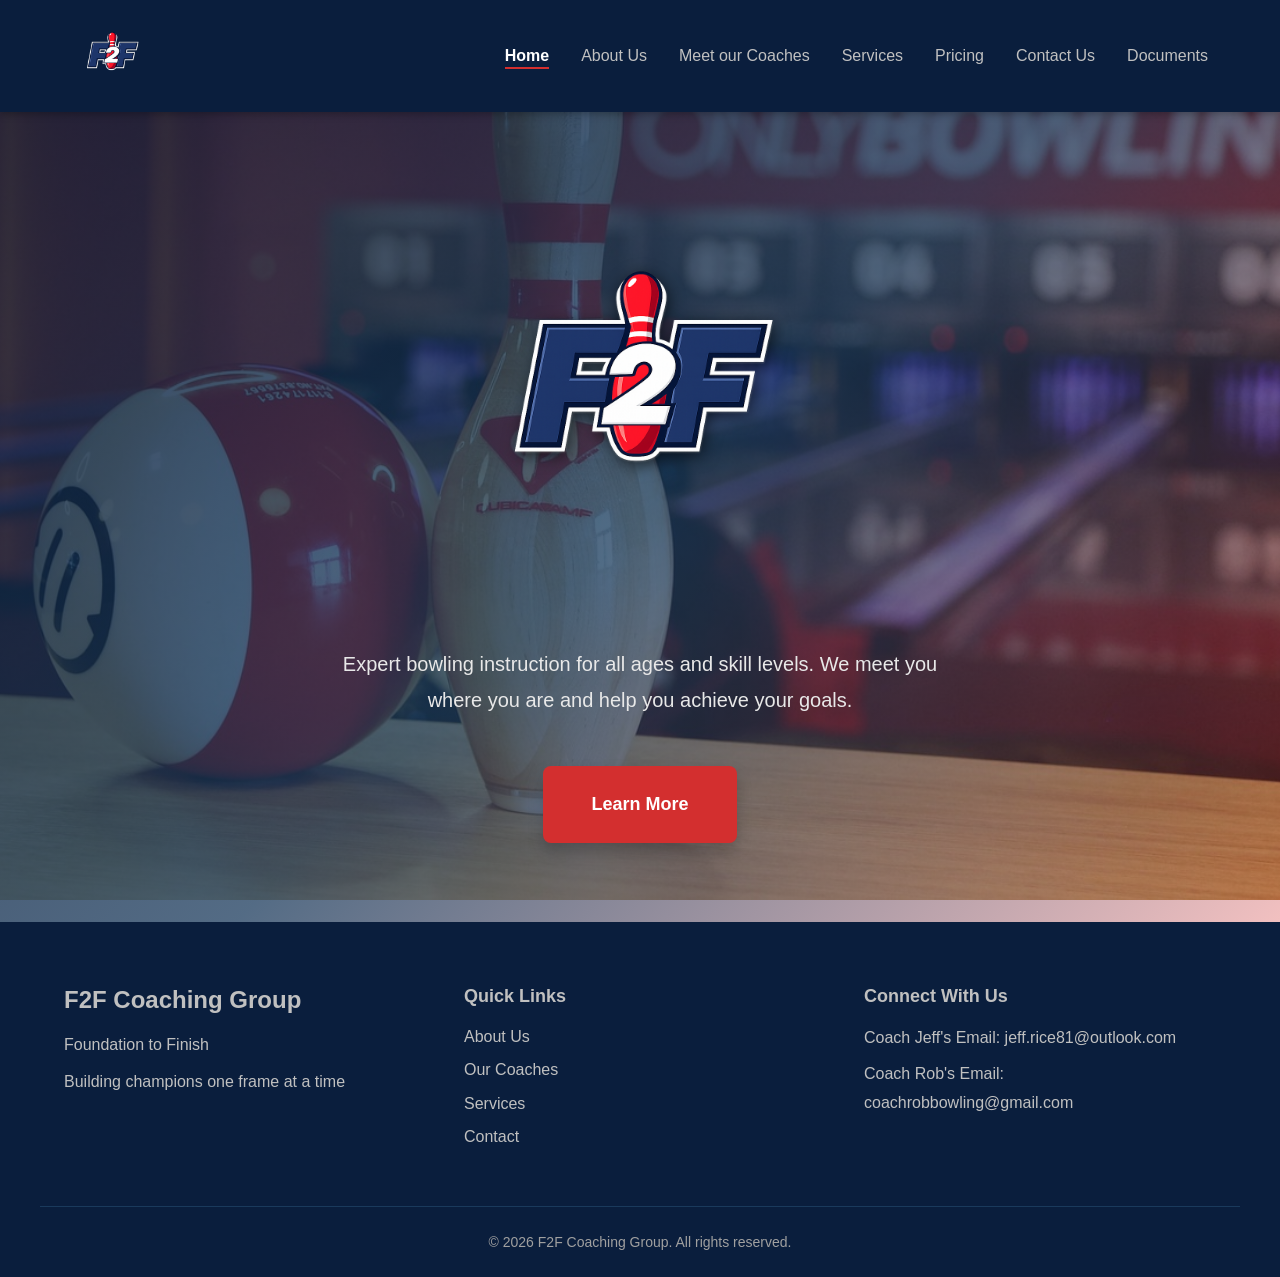
<file: index.html>
<!DOCTYPE html>
<html lang="en">

<head>
    <meta charset="UTF-8">
    <meta name="viewport" content="width=device-width, initial-scale=1.0">
    <title>F2F (Foundations to Finish) Coaching Group</title>
    <link rel="stylesheet" href="assets/css/styles.css">
</head>

<body>
    <div id="navbar-placeholder"></div>

    <section class="hero">
        <div class="hero-overlay"></div>
        <div class="hero-content">
            <img src="assets/img/F2FCoachingGroupLogo_v2.png" alt="F2F Coaching Group" class="hero-logo">
            <p class="hero-description">
                Expert bowling instruction for all ages and skill levels.
                We meet you where you are and help you achieve your goals.
            </p>
            <a href="pages/about.html" class="btn btn-primary hero-cta">Learn More</a>
        </div>
    </section>


    <div id="footer-placeholder"></div>

    <script src="assets/js/loadComponents.js"></script>
</body>

</html>
</file>
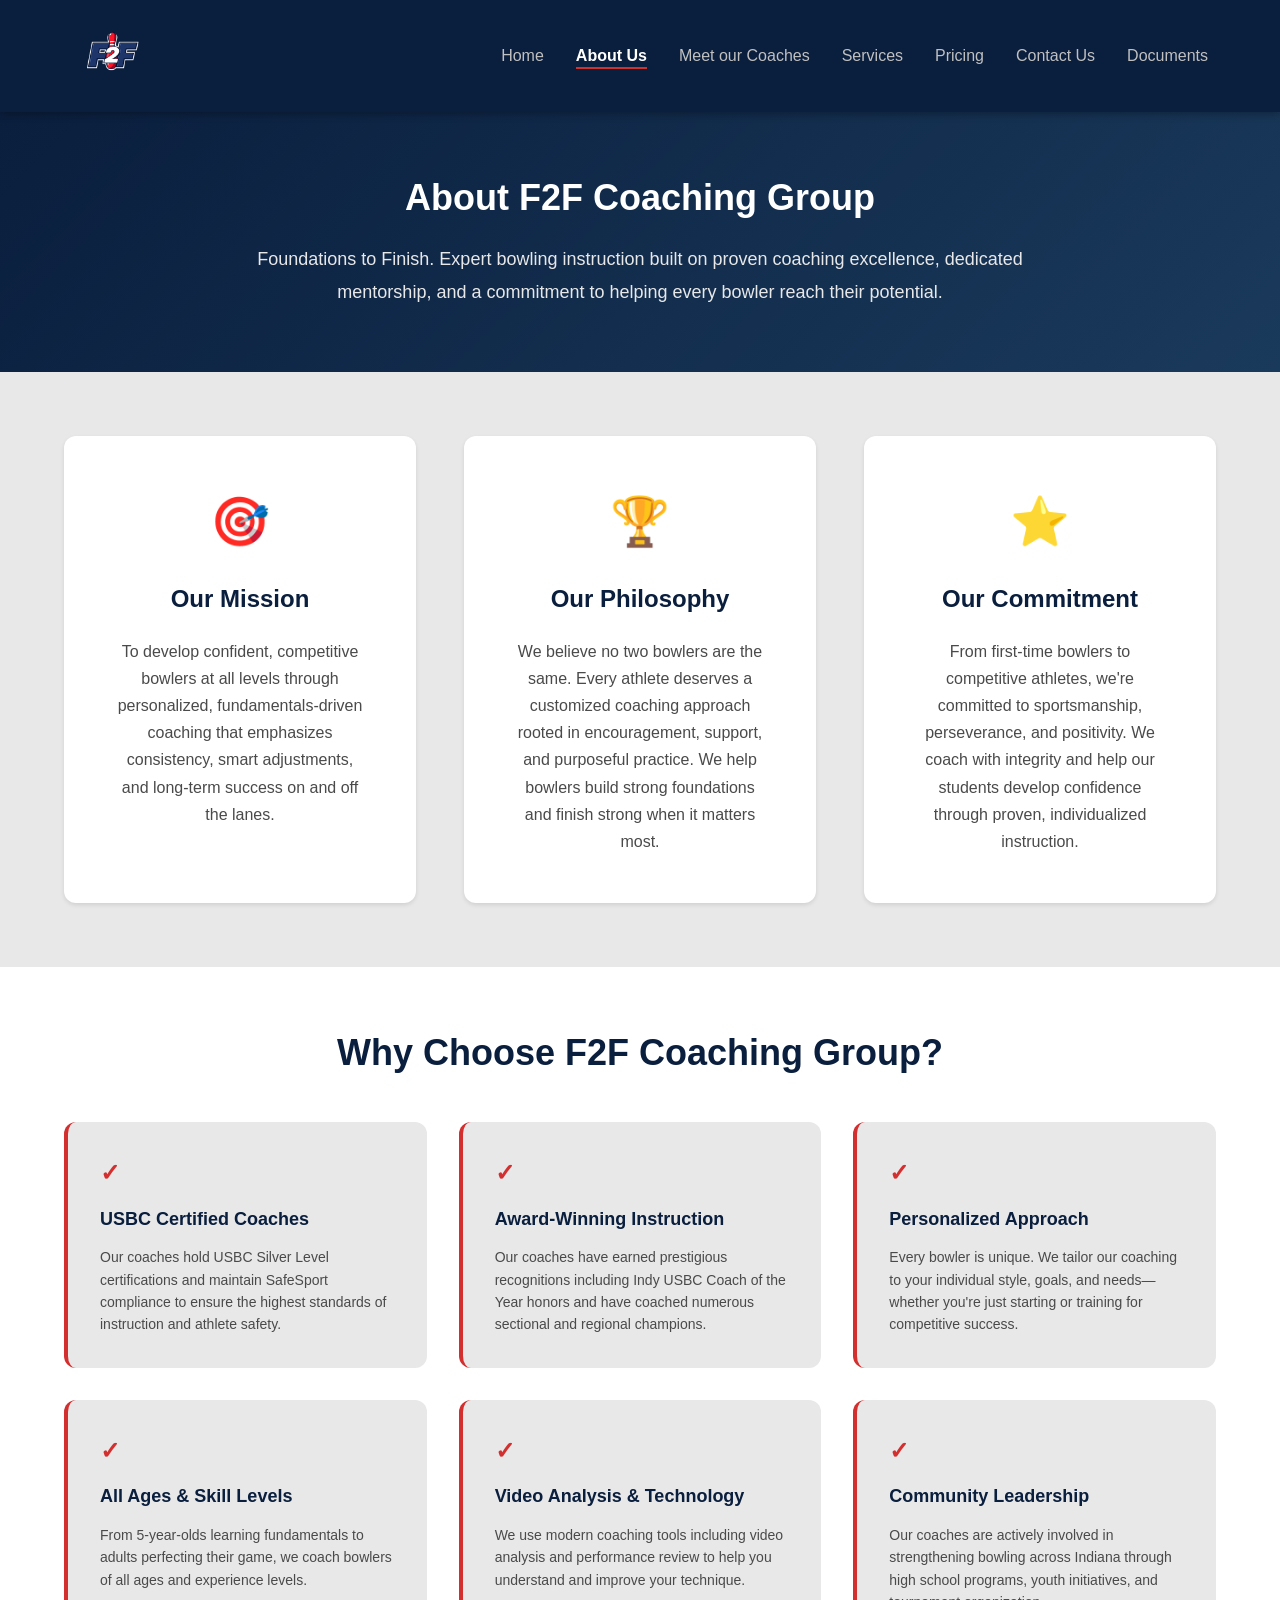
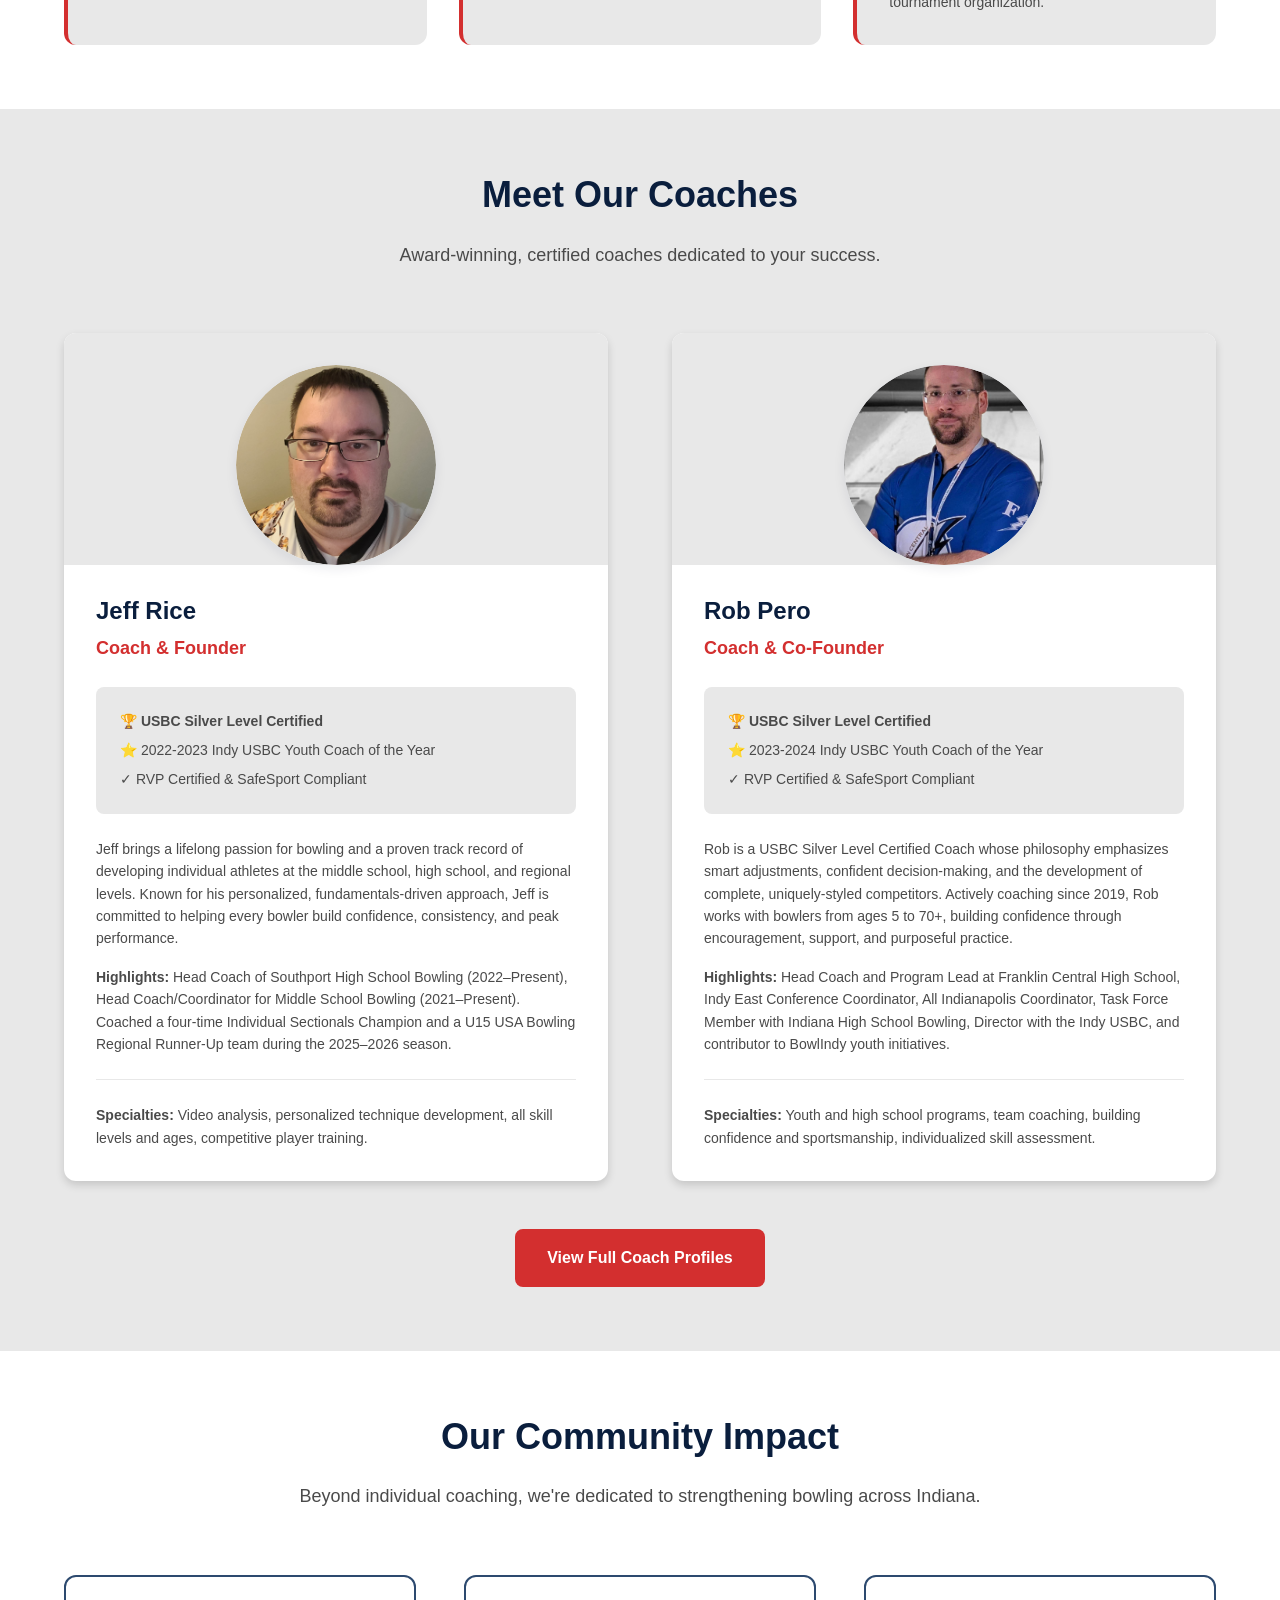
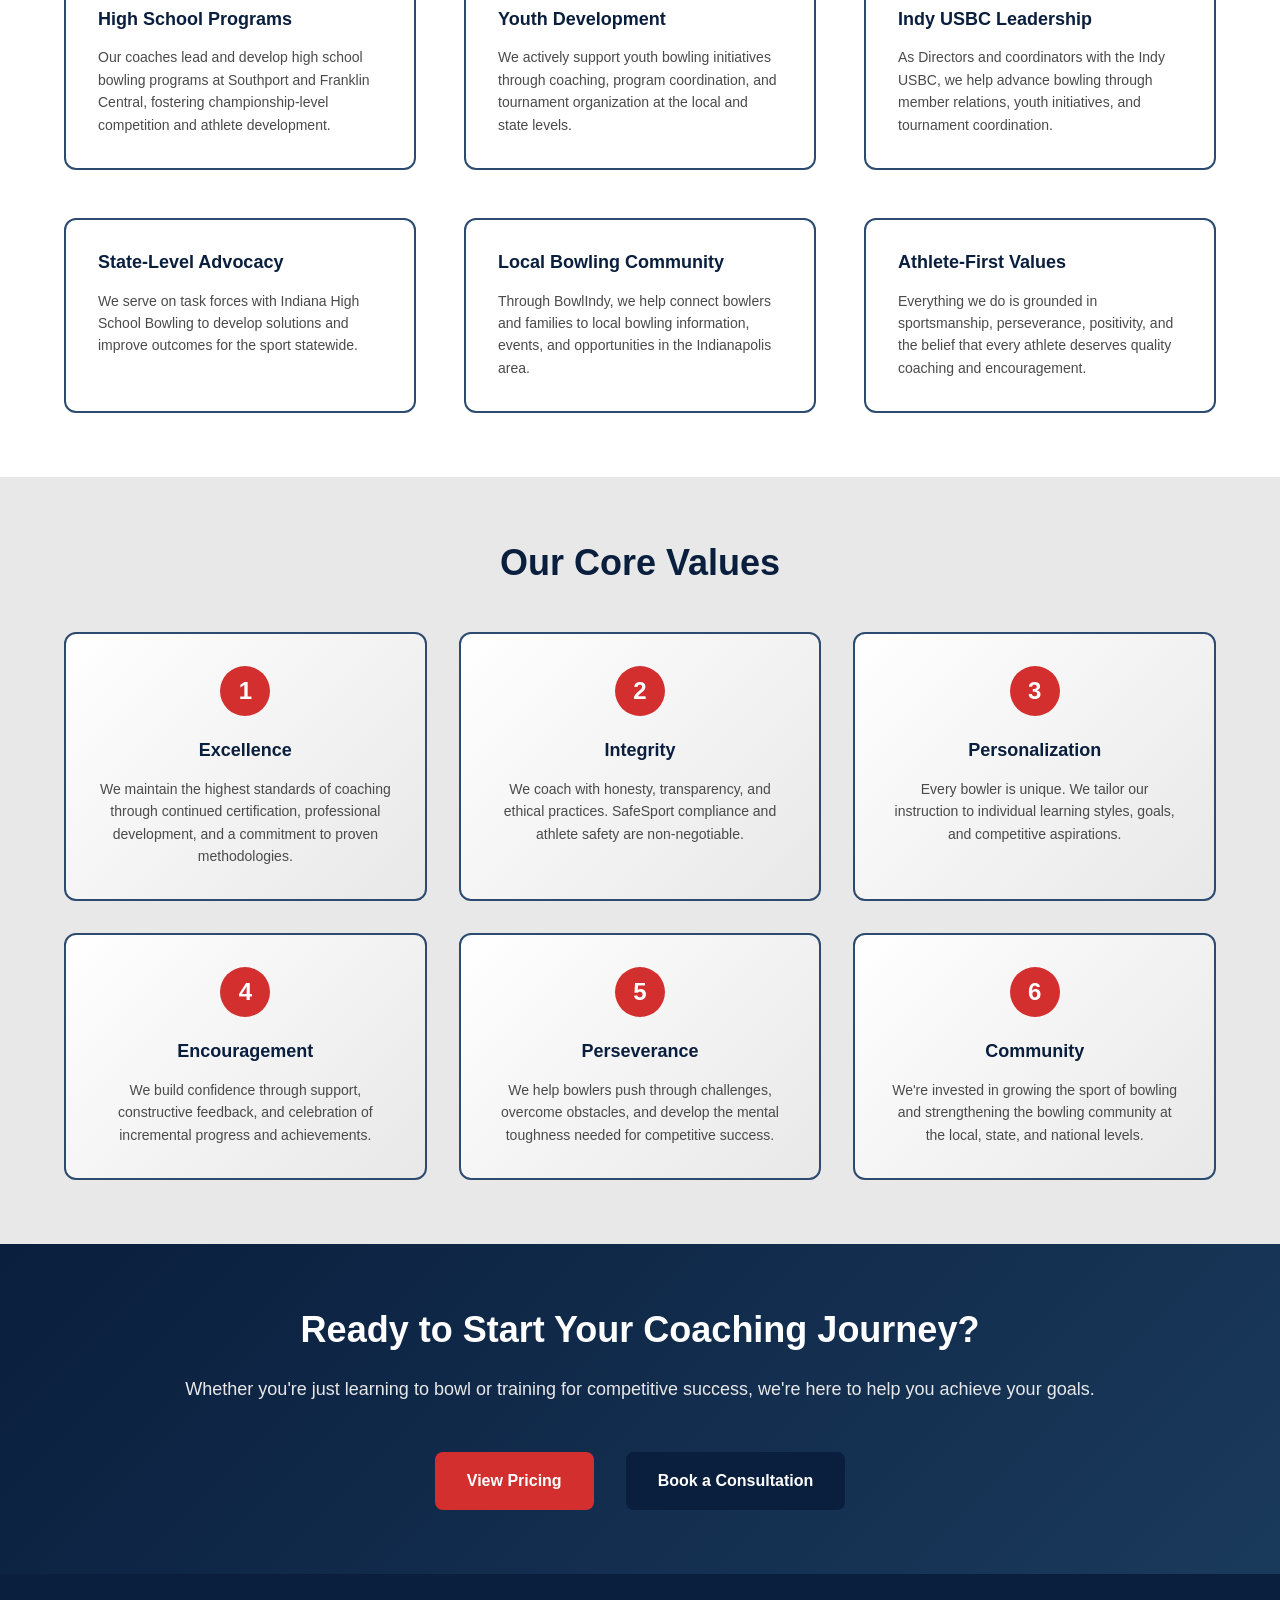
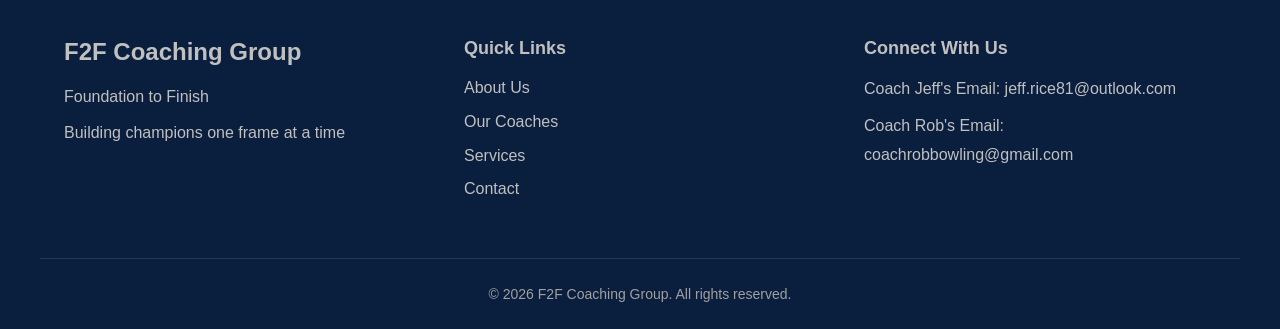
<file: pages/about.html>
<!DOCTYPE html>
<html lang="en">

<head>
    <meta charset="UTF-8">
    <meta name="viewport" content="width=device-width, initial-scale=1.0">
    <title>About Us - F2F Coaching Group</title>
    <link rel="stylesheet" href="../assets/css/styles.css">
</head>

<body>
    <div id="navbar-placeholder"></div>

    <!-- Page Header -->
    <section class="page-header">
        <div class="container">
            <h1>About F2F Coaching Group</h1>
            <p class="page-subtitle">
                Foundations to Finish. Expert bowling instruction built on proven coaching excellence,
                dedicated mentorship, and a commitment to helping every bowler reach their potential.
            </p>
        </div>
    </section>

    <!-- Mission & Vision Section -->
    <section class="about-mission">
        <div class="container">
            <div class="mission-grid">
                <div class="mission-card">
                    <div class="mission-icon">🎯</div>
                    <h3>Our Mission</h3>
                    <p>
                        To develop confident, competitive bowlers at all levels through personalized, 
                        fundamentals-driven coaching that emphasizes consistency, smart adjustments, 
                        and long-term success on and off the lanes.
                    </p>
                </div>
                <div class="mission-card">
                    <div class="mission-icon">🏆</div>
                    <h3>Our Philosophy</h3>
                    <p>
                        We believe no two bowlers are the same. Every athlete deserves a customized coaching 
                        approach rooted in encouragement, support, and purposeful practice. We help bowlers 
                        build strong foundations and finish strong when it matters most.
                    </p>
                </div>
                <div class="mission-card">
                    <div class="mission-icon">⭐</div>
                    <h3>Our Commitment</h3>
                    <p>
                        From first-time bowlers to competitive athletes, we're committed to sportsmanship, 
                        perseverance, and positivity. We coach with integrity and help our students develop 
                        confidence through proven, individualized instruction.
                    </p>
                </div>
            </div>
        </div>
    </section>

    <!-- Why Choose Us Section -->
    <section class="about-why">
        <div class="container">
            <h2>Why Choose F2F Coaching Group?</h2>
            <div class="why-grid">
                <div class="why-item">
                    <span class="why-icon">✓</span>
                    <h4>USBC Certified Coaches</h4>
                    <p>Our coaches hold USBC Silver Level certifications and maintain SafeSport compliance to ensure 
                    the highest standards of instruction and athlete safety.</p>
                </div>
                <div class="why-item">
                    <span class="why-icon">✓</span>
                    <h4>Award-Winning Instruction</h4>
                    <p>Our coaches have earned prestigious recognitions including Indy USBC Coach of the Year honors 
                    and have coached numerous sectional and regional champions.</p>
                </div>
                <div class="why-item">
                    <span class="why-icon">✓</span>
                    <h4>Personalized Approach</h4>
                    <p>Every bowler is unique. We tailor our coaching to your individual style, goals, and needs—whether 
                    you're just starting or training for competitive success.</p>
                </div>
                <div class="why-item">
                    <span class="why-icon">✓</span>
                    <h4>All Ages & Skill Levels</h4>
                    <p>From 5-year-olds learning fundamentals to adults perfecting their game, we coach bowlers of 
                    all ages and experience levels.</p>
                </div>
                <div class="why-item">
                    <span class="why-icon">✓</span>
                    <h4>Video Analysis & Technology</h4>
                    <p>We use modern coaching tools including video analysis and performance review to help you 
                    understand and improve your technique.</p>
                </div>
                <div class="why-item">
                    <span class="why-icon">✓</span>
                    <h4>Community Leadership</h4>
                    <p>Our coaches are actively involved in strengthening bowling across Indiana through high school 
                    programs, youth initiatives, and tournament organization.</p>
                </div>
            </div>
        </div>
    </section>

    <!-- Our Coaches Section -->
    <section class="about-coaches">
        <div class="container">
            <h2>Meet Our Coaches</h2>
            <p class="section-intro">
                Award-winning, certified coaches dedicated to your success.
            </p>

            <div class="coaches-overview-grid">
                <!-- Coach 1: Jeff Rice -->
                <div class="coach-overview-card">
                    <div class="coach-overview-wrapper">
                        <div class="coach-image-wrapper">
                            <img src="../assets/img/coachPic-modified.png" alt="Jeff Rice" class="coach-image">
                        </div>
                    </div>
                    <div class="coach-overview-content">
                        <h3>Jeff Rice</h3>
                        <p class="coach-role">Coach & Founder</p>
                        <div class="coach-credentials">
                            <p><strong>🏆 USBC Silver Level Certified</strong></p>
                            <p>⭐ 2022-2023 Indy USBC Youth Coach of the Year</p>
                            <p>✓ RVP Certified & SafeSport Compliant</p>
                        </div>
                        <div class="coach-summary">
                            <p>
                                Jeff brings a lifelong passion for bowling and a proven track record of developing 
                                individual athletes at the middle school, high school, and regional levels. Known for 
                                his personalized, fundamentals-driven approach, Jeff is committed to helping every bowler 
                                build confidence, consistency, and peak performance.
                            </p>
                            <p>
                                <strong>Highlights:</strong> Head Coach of Southport High School Bowling (2022–Present), 
                                Head Coach/Coordinator for Middle School Bowling (2021–Present). Coached a four-time Individual 
                                Sectionals Champion and a U15 USA Bowling Regional Runner-Up team during the 2025–2026 season.
                            </p>
                        </div>
                        <p class="coach-specialties"><strong>Specialties:</strong> Video analysis, personalized technique development, 
                        all skill levels and ages, competitive player training.</p>
                    </div>
                </div>

                <!-- Coach 2: Rob Pero -->
                <div class="coach-overview-card">
                    <div class="coach-overview-wrapper">
                        <div class="coach-image-wrapper">
                            <img src="../assets/img/robPeroHeadshot.jpeg" alt="Rob Pero" class="coach-image">
                        </div>
                    </div>
                    <div class="coach-overview-content">
                        <h3>Rob Pero</h3>
                        <p class="coach-role">Coach & Co-Founder</p>
                        <div class="coach-credentials">
                            <p><strong>🏆 USBC Silver Level Certified</strong></p>
                            <p>⭐ 2023-2024 Indy USBC Youth Coach of the Year</p>
                            <p>✓ RVP Certified & SafeSport Compliant</p>
                        </div>
                        <div class="coach-summary">
                            <p>
                                Rob is a USBC Silver Level Certified Coach whose philosophy emphasizes smart adjustments, 
                                confident decision-making, and the development of complete, uniquely-styled competitors. 
                                Actively coaching since 2019, Rob works with bowlers from ages 5 to 70+, building confidence 
                                through encouragement, support, and purposeful practice.
                            </p>
                            <p>
                                <strong>Highlights:</strong> Head Coach and Program Lead at Franklin Central High School, 
                                Indy East Conference Coordinator, All Indianapolis Coordinator, Task Force Member with Indiana 
                                High School Bowling, Director with the Indy USBC, and contributor to BowlIndy youth initiatives.
                            </p>
                        </div>
                        <p class="coach-specialties"><strong>Specialties:</strong> Youth and high school programs, team coaching, 
                        building confidence and sportsmanship, individualized skill assessment.</p>
                    </div>
                </div>
            </div>

            <div class="coaches-cta">
                <a href="../pages/coaches.html" class="btn btn-primary">View Full Coach Profiles</a>
            </div>
        </div>
    </section>

    <!-- Community Involvement Section -->
    <section class="about-community">
        <div class="container">
            <h2>Our Community Impact</h2>
            <p class="section-intro">
                Beyond individual coaching, we're dedicated to strengthening bowling across Indiana.
            </p>
            <div class="community-grid">
                <div class="community-item">
                    <h4>High School Programs</h4>
                    <p>Our coaches lead and develop high school bowling programs at Southport and Franklin Central, 
                    fostering championship-level competition and athlete development.</p>
                </div>
                <div class="community-item">
                    <h4>Youth Development</h4>
                    <p>We actively support youth bowling initiatives through coaching, program coordination, and 
                    tournament organization at the local and state levels.</p>
                </div>
                <div class="community-item">
                    <h4>Indy USBC Leadership</h4>
                    <p>As Directors and coordinators with the Indy USBC, we help advance bowling through member 
                    relations, youth initiatives, and tournament coordination.</p>
                </div>
                <div class="community-item">
                    <h4>State-Level Advocacy</h4>
                    <p>We serve on task forces with Indiana High School Bowling to develop solutions and improve 
                    outcomes for the sport statewide.</p>
                </div>
                <div class="community-item">
                    <h4>Local Bowling Community</h4>
                    <p>Through BowlIndy, we help connect bowlers and families to local bowling information, events, 
                    and opportunities in the Indianapolis area.</p>
                </div>
                <div class="community-item">
                    <h4>Athlete-First Values</h4>
                    <p>Everything we do is grounded in sportsmanship, perseverance, positivity, and the belief that 
                    every athlete deserves quality coaching and encouragement.</p>
                </div>
            </div>
        </div>
    </section>

    <!-- Values Section -->
    <section class="about-values">
        <div class="container">
            <h2>Our Core Values</h2>
            <div class="values-grid">
                <div class="value-card">
                    <div class="value-number">1</div>
                    <h4>Excellence</h4>
                    <p>We maintain the highest standards of coaching through continued certification, 
                    professional development, and a commitment to proven methodologies.</p>
                </div>
                <div class="value-card">
                    <div class="value-number">2</div>
                    <h4>Integrity</h4>
                    <p>We coach with honesty, transparency, and ethical practices. SafeSport compliance and 
                    athlete safety are non-negotiable.</p>
                </div>
                <div class="value-card">
                    <div class="value-number">3</div>
                    <h4>Personalization</h4>
                    <p>Every bowler is unique. We tailor our instruction to individual learning styles, goals, 
                    and competitive aspirations.</p>
                </div>
                <div class="value-card">
                    <div class="value-number">4</div>
                    <h4>Encouragement</h4>
                    <p>We build confidence through support, constructive feedback, and celebration of 
                    incremental progress and achievements.</p>
                </div>
                <div class="value-card">
                    <div class="value-number">5</div>
                    <h4>Perseverance</h4>
                    <p>We help bowlers push through challenges, overcome obstacles, and develop the mental 
                    toughness needed for competitive success.</p>
                </div>
                <div class="value-card">
                    <div class="value-number">6</div>
                    <h4>Community</h4>
                    <p>We're invested in growing the sport of bowling and strengthening the bowling community 
                    at the local, state, and national levels.</p>
                </div>
            </div>
        </div>
    </section>

    <!-- CTA Section -->
    <section class="about-cta">
        <div class="container">
            <h2>Ready to Start Your Coaching Journey?</h2>
            <p>Whether you're just learning to bowl or training for competitive success, we're here to help 
            you achieve your goals.</p>
            <div class="about-cta-buttons">
                <a href="../pages/pricing.html" class="btn btn-primary">View Pricing</a>
                <a href="../pages/contact.html" class="btn btn-secondary">Book a Consultation</a>
            </div>
        </div>
    </section>

    <div id="footer-placeholder"></div>

    <script src="../assets/js/loadComponents.js"></script>
</body>

</html>
</file>
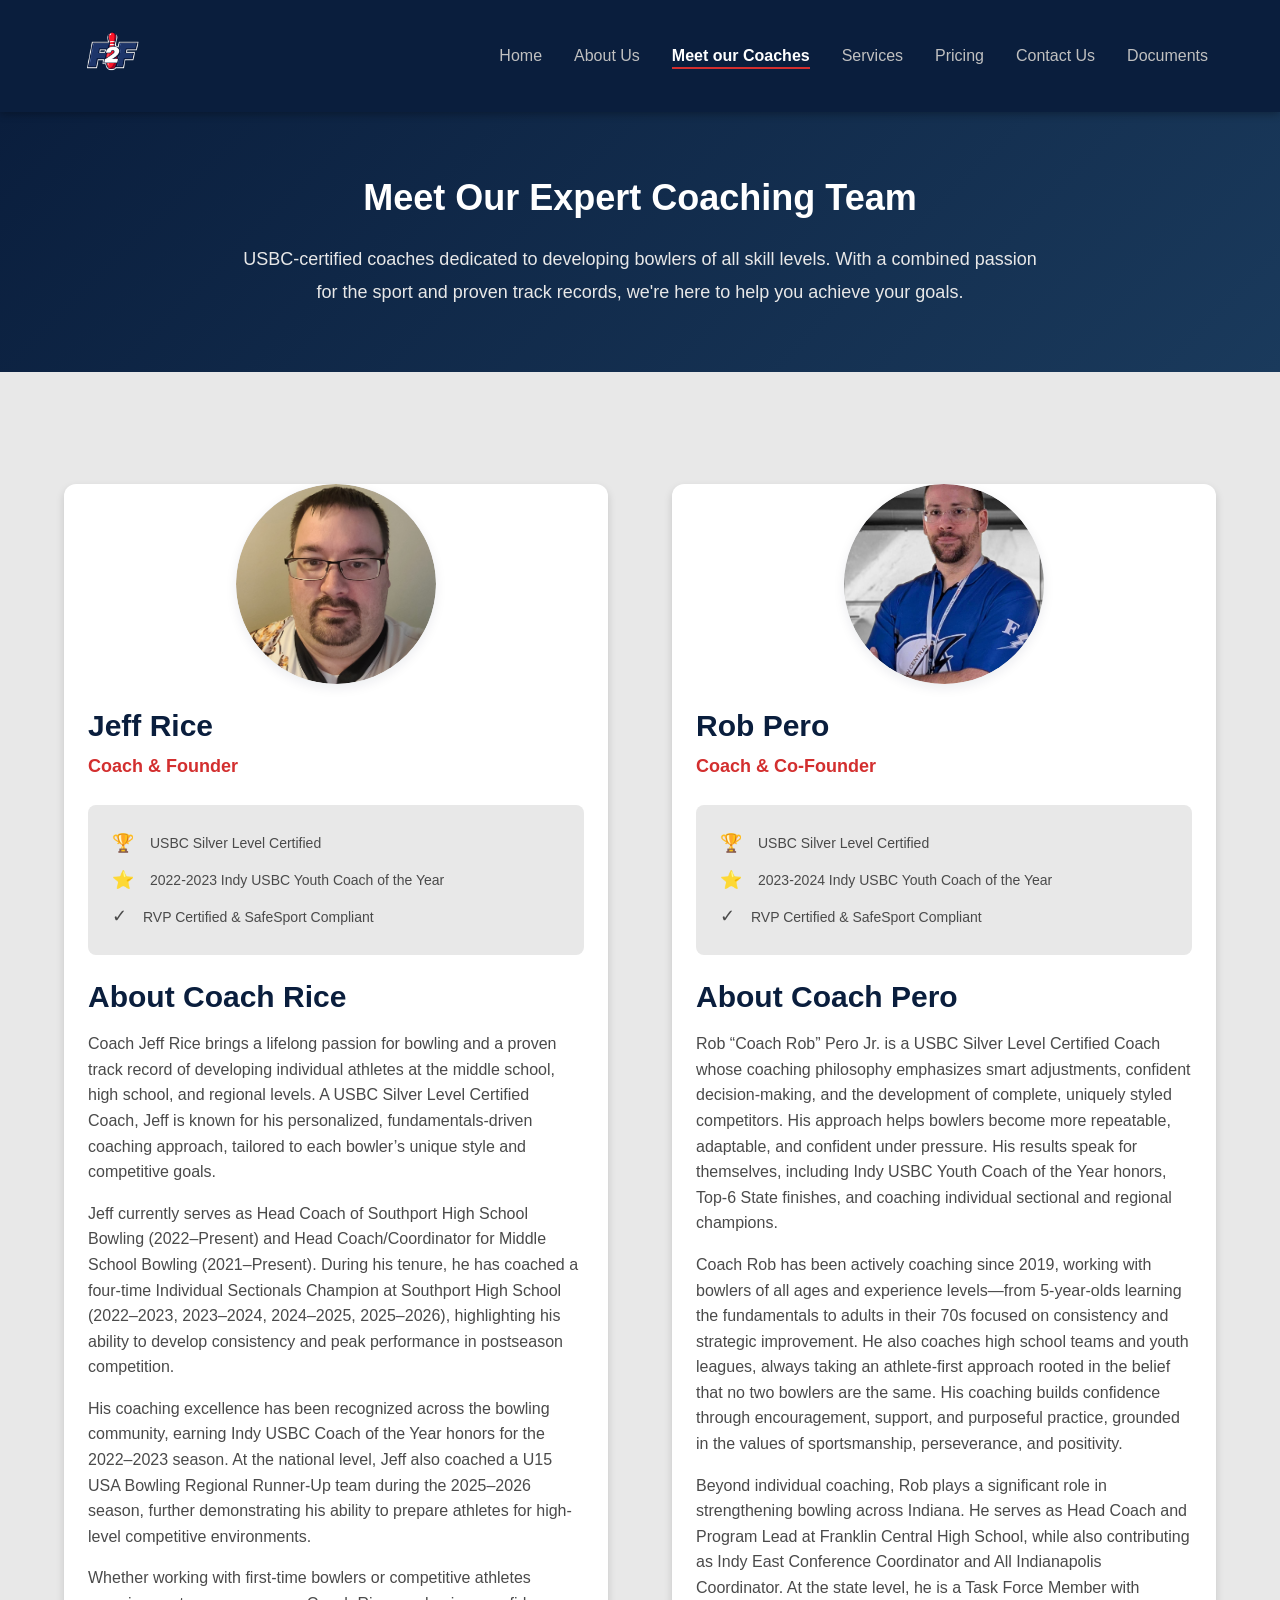
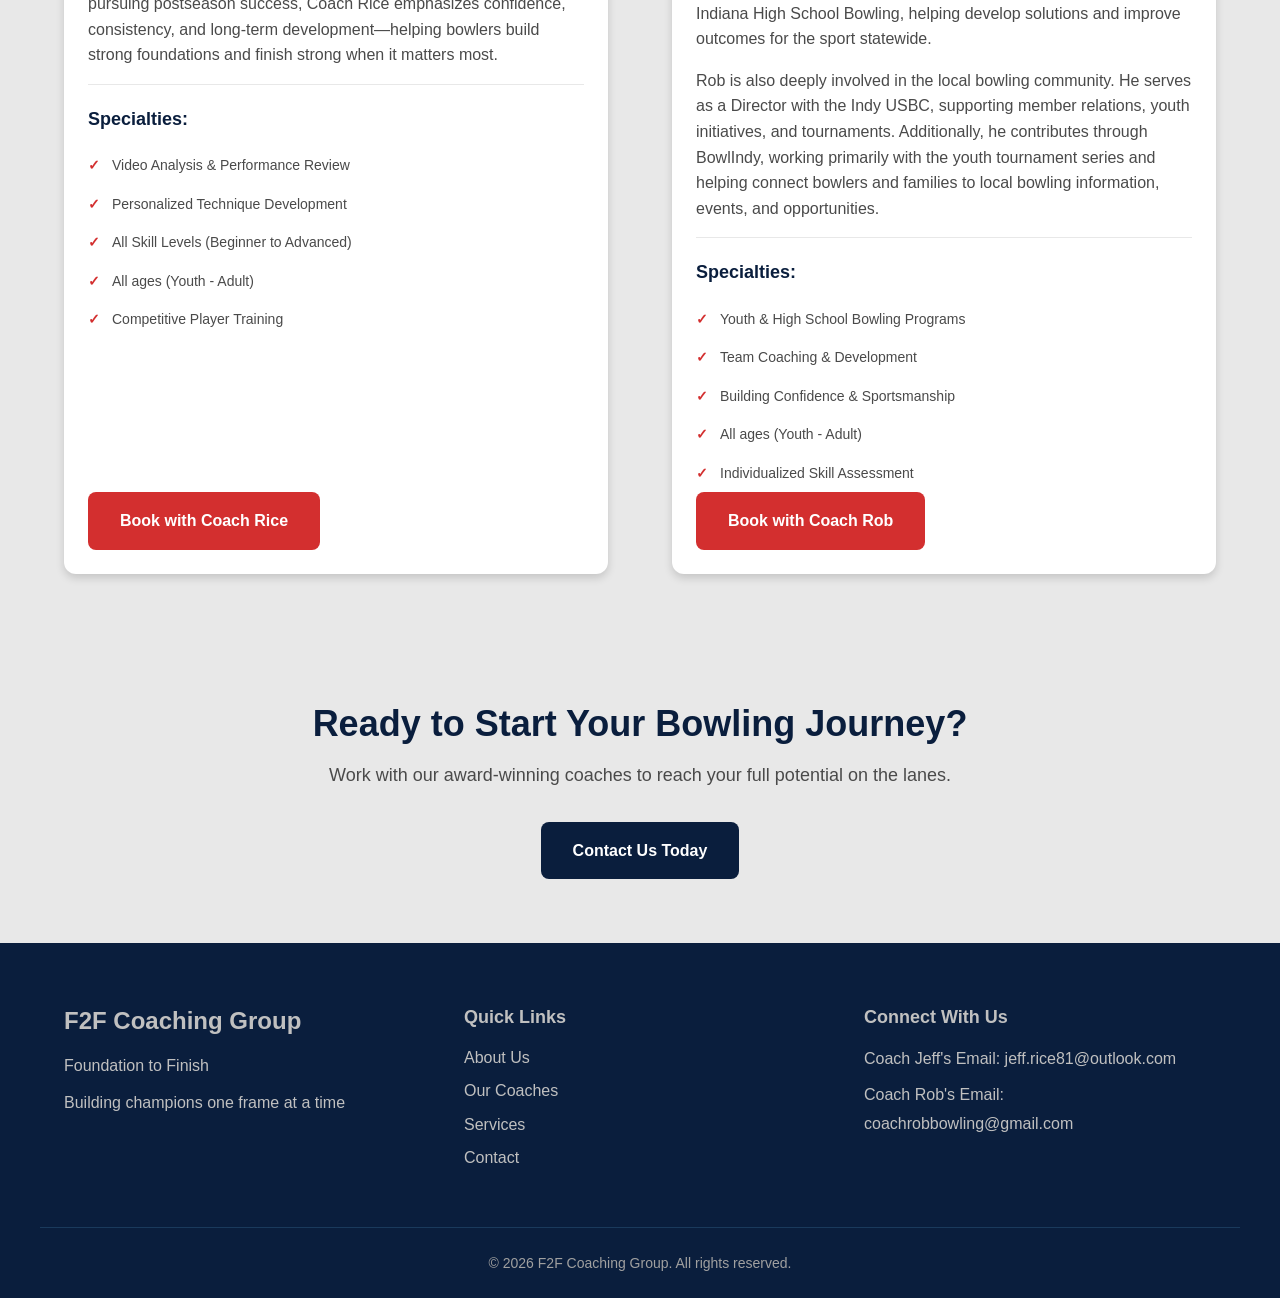
<file: pages/coaches.html>
<!DOCTYPE html>
<html lang="en">

<head>
    <meta charset="UTF-8">
    <meta name="viewport" content="width=device-width, initial-scale=1.0">
    <title>Meet Our Coaches - F2F Coaching Group</title>
    <link rel="stylesheet" href="../assets/css/styles.css">
</head>

<body>
    <div id="navbar-placeholder"></div>

    <!-- Page Header/Intro Section -->
    <section class="page-header">
        <div class="container">
            <h1>Meet Our Expert Coaching Team</h1>
            <p class="page-subtitle">
                USBC-certified coaches dedicated to developing bowlers of all skill levels.
                With a combined passion for the sport and proven track records, we're here to help you achieve your
                goals.
            </p>
        </div>
    </section>

    <!-- Coaches Section -->
    <section class="coaches-section">
        <div class="container">
            <div class="coaches-grid">

                <!-- Coach 1: J. Rice -->
                <div class="coach-card">
                    <div class="coach-image-wrapper">
                        <img src="../assets/img/coachPic-modified.png" alt="Coach J. Rice" class="coach-image">
                    </div>
                    <div class="coach-info">
                        <h2 class="coach-name">Jeff Rice</h2>
                        <p class="coach-title">Coach & Founder</p>

                        <div class="coach-highlights">
                            <div class="highlight-item">
                                <span class="highlight-icon">🏆</span>
                                <span>USBC Silver Level Certified</span>
                            </div>
                            <!-- <div class="highlight-item">
                                <span class="highlight-icon">🥈</span>
                                <span>2025-2026 USA Bowling Lower Great Lakes Regional Tournament — U15 division,
                                    coached team to 2nd place</span>
                            </div> -->
                            <div class="highlight-item">
                                <span class="highlight-icon">⭐</span>
                                <span>2022-2023 Indy USBC Youth Coach of the Year</span>
                            </div>
                            <div class="highlight-item">
                                <span class="highlight-icon">✓</span>
                                <span>RVP Certified & SafeSport Compliant</span>
                            </div>
                        </div>

                        <div class="coach-bio">
                            <h3>About Coach Rice</h3>
                            <p>
                                Coach Jeff Rice brings a lifelong passion for bowling and a proven track record of
                                developing individual athletes at the middle school, high school, and regional levels. A
                                USBC Silver Level Certified Coach, Jeff is known for his personalized,
                                fundamentals-driven coaching approach, tailored to each bowler’s unique style and
                                competitive goals.
                            </p>
                            <p>
                                Jeff currently serves as Head Coach of Southport High School Bowling (2022–Present) and
                                Head Coach/Coordinator for Middle School Bowling (2021–Present). During his tenure, he
                                has coached a four-time Individual Sectionals Champion at Southport High School
                                (2022–2023, 2023–2024, 2024–2025, 2025–2026), highlighting his ability to develop
                                consistency
                                and peak performance in postseason competition.
                            </p>
                            <p>
                                His coaching excellence has been recognized across the bowling community, earning Indy
                                USBC Coach of the Year honors for the 2022–2023 season. At the national level, Jeff also
                                coached a U15 USA Bowling Regional Runner-Up team during the 2025–2026 season, further
                                demonstrating his ability to prepare athletes for high-level competitive environments.
                            </p>
                            <p>
                                Whether working with first-time bowlers or competitive athletes pursuing postseason
                                success, Coach Rice emphasizes confidence, consistency, and long-term
                                development—helping bowlers build strong foundations and finish strong when it matters
                                most.
                            </p>
                        </div>

                        <div class="coach-specialties">
                            <h4>Specialties:</h4>
                            <ul>
                                <li>Video Analysis & Performance Review</li>
                                <li>Personalized Technique Development</li>
                                <li>All Skill Levels (Beginner to Advanced)</li>
                                <li>All ages (Youth - Adult)</li>
                                <li>Competitive Player Training</li>
                            </ul>
                        </div>

                        <a href="../pages/contact.html?coach=jrice" class="btn btn-primary">Book with Coach Rice</a>
                    </div>
                </div>

                <!-- Coach 2: Rob Pero -->
                <div class="coach-card">
                    <div class="coach-image-wrapper">
                        <img src="../assets/img/robPeroHeadshot.jpeg" alt="Coach Rob Pero" class="coach-image">
                    </div>
                    <div class="coach-info">
                        <h2 class="coach-name">Rob Pero</h2>
                        <p class="coach-title">Coach & Co-Founder</p>

                        <div class="coach-highlights">
                            <div class="highlight-item">
                                <span class="highlight-icon">🏆</span>
                                <span>USBC Silver Level Certified</span>
                            </div>
                            <div class="highlight-item">
                                <span class="highlight-icon">⭐</span>
                                <span>2023-2024 Indy USBC Youth Coach of the Year</span>
                            </div>
                            <div class="highlight-item">
                                <span class="highlight-icon">✓</span>
                                <span>RVP Certified & SafeSport Compliant</span>
                            </div>
                        </div>

                        <div class="coach-bio">
                            <h3>About Coach Pero</h3>
                            <p>
                                Rob “Coach Rob” Pero Jr. is a USBC Silver Level Certified Coach whose coaching
                                philosophy emphasizes smart adjustments, confident decision-making, and the development
                                of complete, uniquely styled competitors. His approach helps bowlers become more
                                repeatable, adaptable, and confident under pressure. His results speak for themselves,
                                including Indy USBC Youth Coach of the Year honors, Top-6 State finishes, and coaching
                                individual sectional and regional champions.
                            </p>
                            <p>
                                Coach Rob has been actively coaching since 2019, working with bowlers of all ages and
                                experience levels—from 5-year-olds learning the fundamentals to adults in their 70s
                                focused on consistency and strategic improvement. He also coaches high school teams and
                                youth leagues, always taking an athlete-first approach rooted in the belief that no two
                                bowlers are the same. His coaching builds confidence through encouragement, support, and
                                purposeful practice, grounded in the values of sportsmanship, perseverance, and
                                positivity.
                            </p>
                            <p>
                                Beyond individual coaching, Rob plays a significant role in strengthening bowling across
                                Indiana. He serves as Head Coach and Program Lead at Franklin Central High School, while
                                also contributing as Indy East Conference Coordinator and All Indianapolis Coordinator.
                                At the state level, he is a Task Force Member with Indiana High School Bowling, helping
                                develop solutions and improve outcomes for the sport statewide.
                            </p>
                            <p>
                                Rob is also deeply involved in the local bowling community. He serves as a Director with
                                the Indy USBC, supporting member relations, youth initiatives, and tournaments.
                                Additionally, he contributes through BowlIndy, working primarily with the youth
                                tournament series and helping connect bowlers and families to local bowling information,
                                events, and opportunities.
                            </p>
                        </div>

                        <div class="coach-specialties">
                            <h4>Specialties:</h4>
                            <ul>
                                <li>Youth & High School Bowling Programs</li>
                                <li>Team Coaching & Development</li>
                                <li>Building Confidence & Sportsmanship</li>
                                <li>All ages (Youth - Adult)</li>
                                <li>Individualized Skill Assessment</li>
                            </ul>
                        </div>

                        <a href="../pages/contact.html?coach=rob" class="btn btn-primary">Book with Coach Rob</a>
                    </div>
                </div>

            </div>
        </div>
    </section>

    <!-- Call to Action Section -->
    <section class="cta-section bg-silver">
        <div class="container text-center">
            <h2>Ready to Start Your Bowling Journey?</h2>
            <p>Work with our award-winning coaches to reach your full potential on the lanes.</p>
            <a href="../pages/contact.html" class="btn btn-secondary">Contact Us Today</a>
        </div>
    </section>

    <div id="footer-placeholder"></div>

    <script src="../assets/js/loadComponents.js"></script>
</body>

</html>
</file>
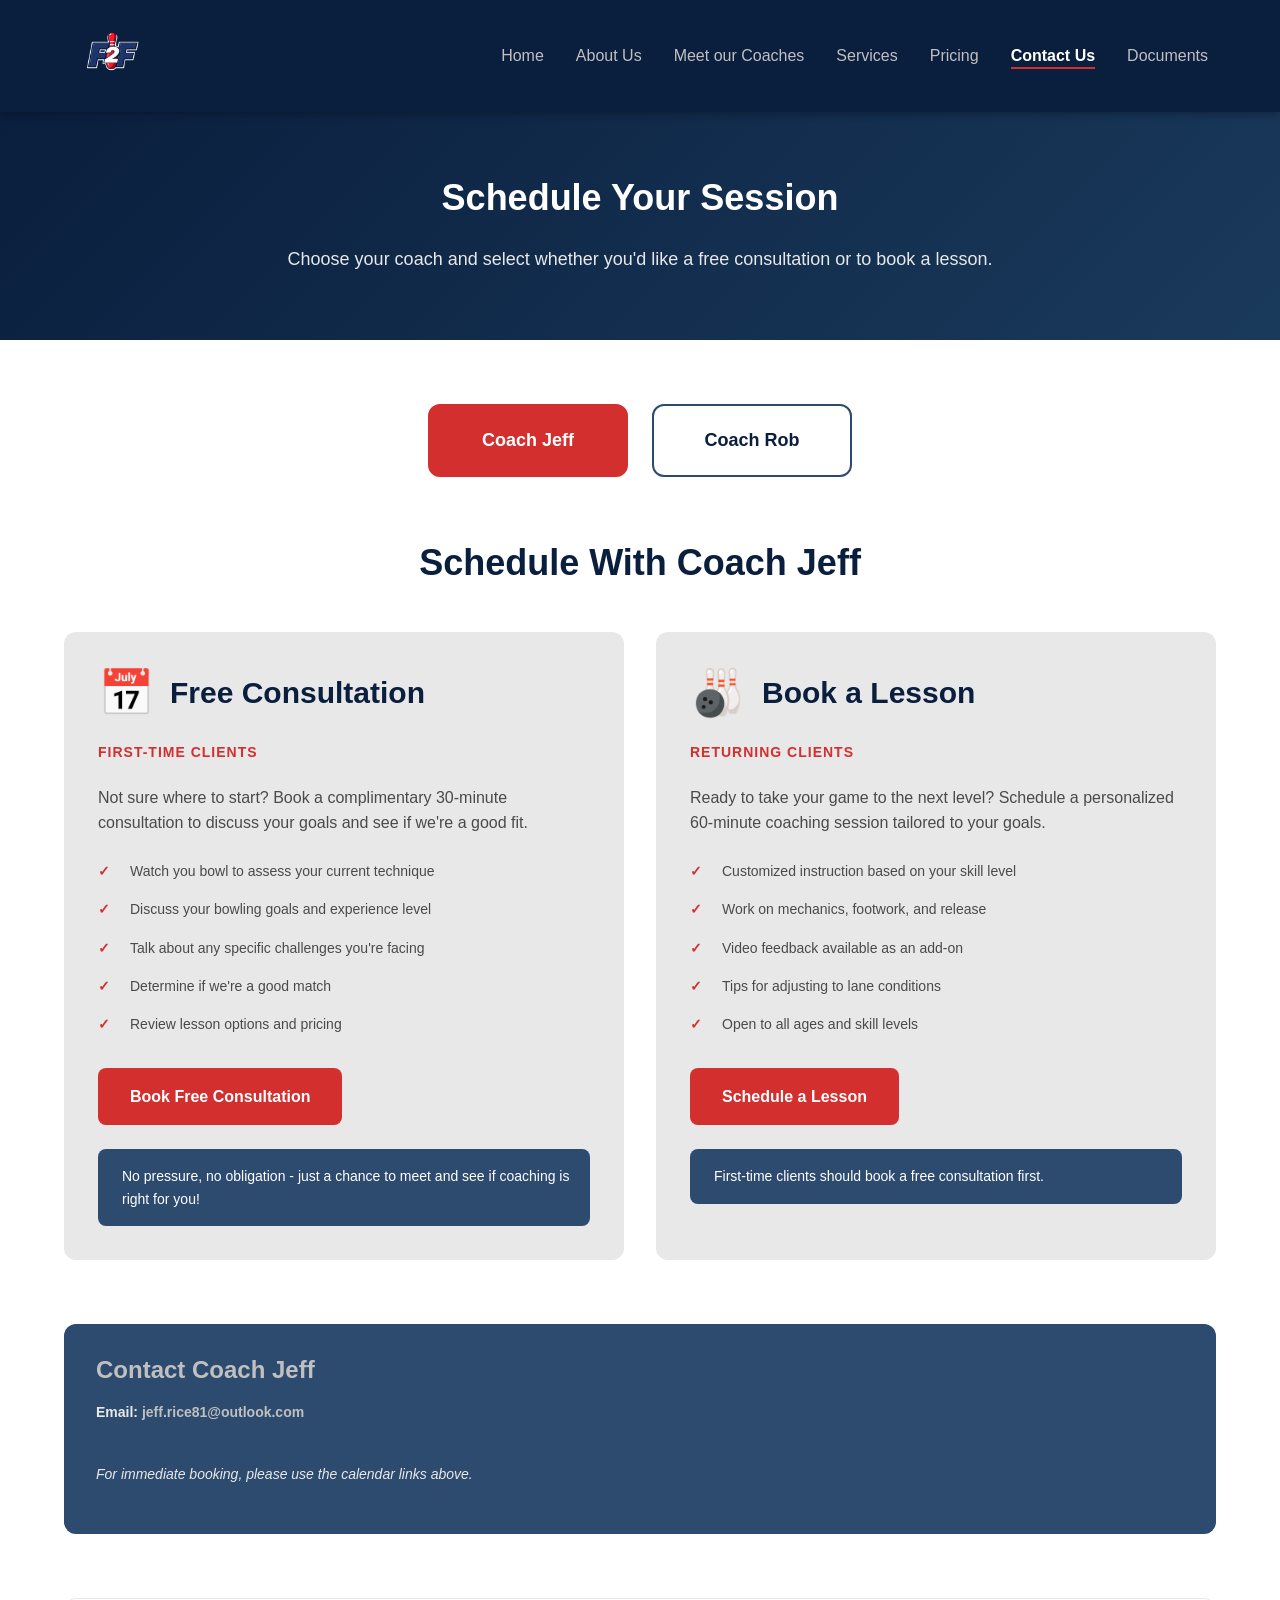
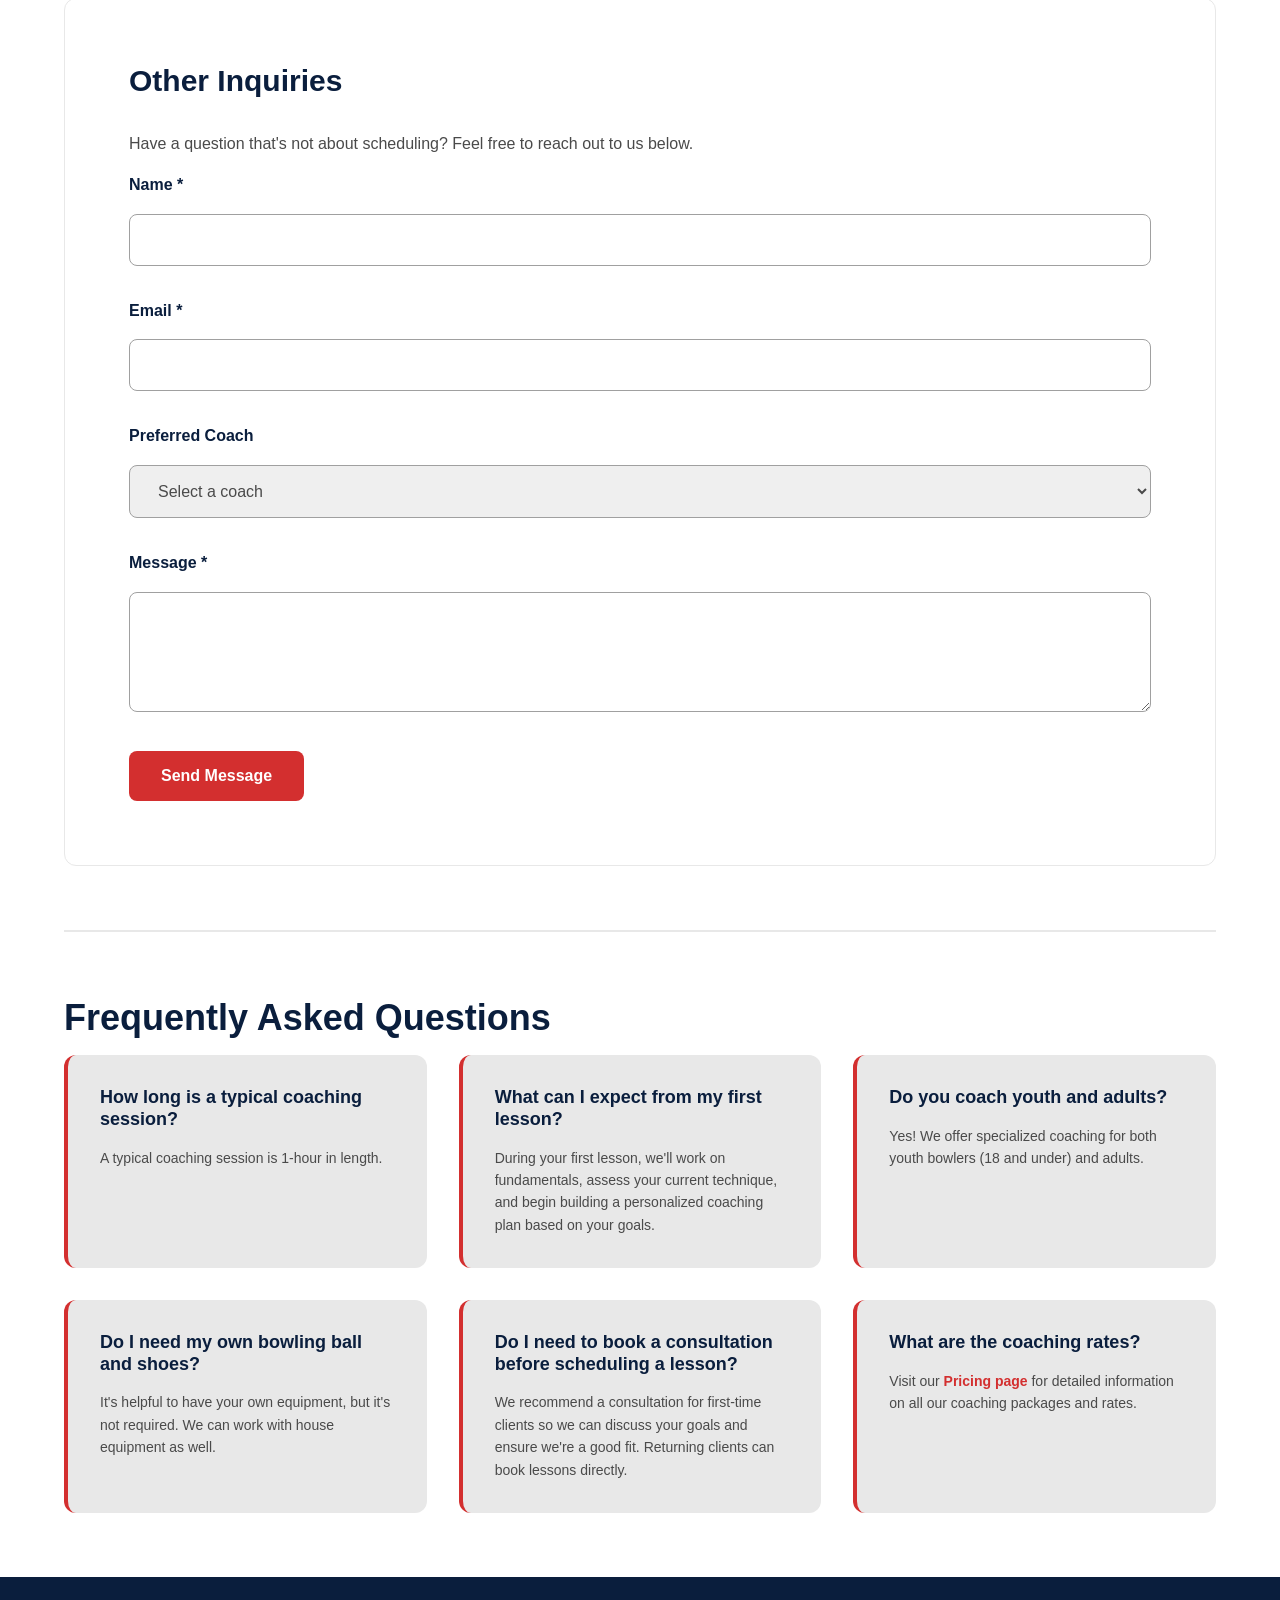
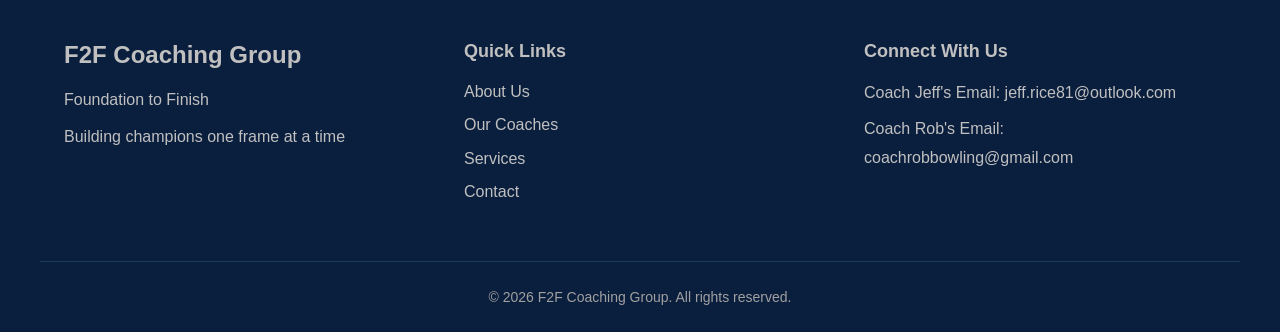
<file: pages/contact.html>
<!DOCTYPE html>
<html lang="en">

<head>
    <meta charset="UTF-8">
    <meta name="viewport" content="width=device-width, initial-scale=1.0">
    <title>Contact Us - F2F Coaching Group</title>
    <link rel="stylesheet" href="../assets/css/styles.css">
    <!-- All page-specific styles are in assets/css/styles.css under CONTACT PAGE STYLES section -->
</head>

<body>
    <!-- Navbar component loaded dynamically by loadComponents.js -->
    <div id="navbar-placeholder"></div>

    <!-- Page Header/Intro Section -->
    <section class="page-header">
        <div class="container">
            <h1>Schedule Your Session</h1>
            <p class="page-subtitle">
                Choose your coach and select whether you'd like a free consultation or to book a lesson.
            </p>
        </div>
    </section>

    <!-- Contact Section -->
    <section class="contact-section">
        <div class="container">
            <!-- Coach Selection -->
            <div class="coach-selection">
                <button class="coach-btn active" onclick="selectCoach('jeff', event)">Coach Jeff</button>
                <button class="coach-btn" onclick="selectCoach('rob', event)">Coach Rob</button>
            </div>

            <!-- Coach Jeff Content -->
            <div id="jeff-content" class="coach-content active">
                <h2 class="section-heading-center heading-bottom-lg">Schedule With Coach Jeff</h2>
                
                <div class="booking-options">
                    <div class="booking-card">
                        <h3>Free Consultation</h3>
                        <h4>First-Time Clients</h4>
                        <p>
                            Not sure where to start? Book a complimentary 30-minute consultation to discuss 
                            your goals and see if we're a good fit.
                        </p>
                        <ul class="booking-features">
                            <li>Watch you bowl to assess your current technique</li>
                            <li>Discuss your bowling goals and experience level</li>
                            <li>Talk about any specific challenges you're facing</li>
                            <li>Determine if we're a good match</li>
                            <li>Review lesson options and pricing</li>
                        </ul>
                        <a href="https://calendly.com/jeff-rice81/free-bowling-consultation-with-coach-jeff" target="_blank" class="btn btn-primary">Book Free Consultation</a>
                        <div class="note">No pressure, no obligation - just a chance to meet and see if coaching is right for you!</div>
                    </div>

                    <div class="booking-card lesson">
                        <h3>Book a Lesson</h3>
                        <h4>Returning Clients</h4>
                        <p>
                            Ready to take your game to the next level? Schedule a personalized 60-minute 
                            coaching session tailored to your goals.
                        </p>
                        <ul class="booking-features">
                            <li>Customized instruction based on your skill level</li>
                            <li>Work on mechanics, footwork, and release</li>
                            <li>Video feedback available as an add-on</li>
                            <li>Tips for adjusting to lane conditions</li>
                            <li>Open to all ages and skill levels</li>
                        </ul>
                        <a href="https://calendly.com/jeff-rice81/bowling-lesson" target="_blank" class="btn btn-primary">Schedule a Lesson</a>
                        <div class="note">First-time clients should book a free consultation first.</div>
                    </div>
                </div>

                <div class="coach-info">
                    <h4>Contact Coach Jeff</h4>
                    <p><strong>Email:</strong> <a href="mailto:jeff.rice81@outlook.com">jeff.rice81@outlook.com</a></p>
                    <p class="text-italic-md">For immediate booking, please use the calendar links above.</p>
                </div>
            </div>

            <!-- Coach Rob Content -->
            <div id="rob-content" class="coach-content">
                <h2 class="section-heading-center heading-bottom-lg">Schedule With Coach Rob</h2>
                
                <div class="booking-options">
                    <div class="booking-card">
                        <h3>Free Consultation</h3>
                        <h4>First-Time Clients</h4>
                        <p>
                            Not sure where to start? Book a complimentary 30-minute consultation to discuss 
                            your goals and see if we're a good fit.
                        </p>
                        <ul class="booking-features">
                            <li>Watch you bowl to assess your current technique</li>
                            <li>Discuss your bowling goals and experience level</li>
                            <li>Talk about any specific challenges you're facing</li>
                            <li>Determine if we're a good match</li>
                            <li>Review lesson options and pricing</li>
                        </ul>
                        <a href="https://docs.google.com/forms/d/e/1FAIpQLSejRVFztJKx8AP_jx5UcxyP9vyuNzjnfp_yjequdw0lsX2TDw/viewform" target="_blank" class="btn btn-primary">Book Free Consultation</a>
                        <div class="note">No pressure, no obligation - just a chance to meet and see if coaching is right for you!</div>
                    </div>

                    <div class="booking-card lesson">
                        <h3>Book a Lesson</h3>
                        <h4>Returning Clients</h4>
                        <p>
                            Ready to take your game to the next level? Schedule a personalized 60-minute 
                            coaching session tailored to your goals.
                        </p>
                        <ul class="booking-features">
                            <li>Customized instruction based on your skill level</li>
                            <li>Work on mechanics, footwork, and release</li>
                            <li>Video feedback available as an add-on</li>
                            <li>Tips for adjusting to lane conditions</li>
                            <li>Open to all ages and skill levels</li>
                        </ul>
                        <a href="https://docs.google.com/forms/d/e/1FAIpQLSejRVFztJKx8AP_jx5UcxyP9vyuNzjnfp_yjequdw0lsX2TDw/viewform" target="_blank" class="btn btn-primary">Schedule a Lesson</a>
                        <div class="note">First-time clients should book a free consultation first.</div>
                    </div>
                </div>

                <div class="coach-info">
                    <h4>Contact Coach Rob</h4>
                    <p><strong>Email:</strong> <a href="mailto:coachrobbowling@gmail.com">coachrobbowling@gmail.com</a></p>
                    <p class="text-italic-md">For immediate booking, please use the calendar links above.</p>
                </div>
            </div>

            <!-- General Contact Form -->
            <div class="contact-form-section">
                <h3>Other Inquiries</h3>
                <p>Have a question that's not about scheduling? Feel free to reach out to us below.</p>
                
                <form>
                    <div class="form-group">
                        <label for="name">Name *</label>
                        <input type="text" id="name" name="name" required>
                    </div>

                    <div class="form-group">
                        <label for="email">Email *</label>
                        <input type="email" id="email" name="email" required>
                    </div>

                    <div class="form-group">
                        <label for="coach">Preferred Coach</label>
                        <select id="coach" name="coach">
                            <option value="">Select a coach</option>
                            <option value="jeff">Coach Jeff</option>
                            <option value="rob">Coach Rob</option>
                        </select>
                    </div>

                    <div class="form-group">
                        <label for="message">Message *</label>
                        <textarea id="message" name="message" required></textarea>
                    </div>

                    <button type="submit" class="btn btn-primary">Send Message</button>
                </form>
            </div>

            <!-- FAQ Section -->
            <div class="faq-section">
                <h2>Frequently Asked Questions</h2>
                <div class="faq-grid">
                    <div class="faq-item">
                        <h4>How long is a typical coaching session?</h4>
                        <p>A typical coaching session is 1-hour in length.</p>
                    </div>
                    <div class="faq-item">
                        <h4>What can I expect from my first lesson?</h4>
                        <p>During your first lesson, we'll work on fundamentals, assess your current technique, and begin building a personalized coaching plan based on your goals.</p>
                    </div>
                    <div class="faq-item">
                        <h4>Do you coach youth and adults?</h4>
                        <p>Yes! We offer specialized coaching for both youth bowlers (18 and under) and adults.</p>
                    </div>
                    <div class="faq-item">
                        <h4>Do I need my own bowling ball and shoes?</h4>
                        <p>It's helpful to have your own equipment, but it's not required. We can work with house equipment as well.</p>
                    </div>
                    <div class="faq-item">
                        <h4>Do I need to book a consultation before scheduling a lesson?</h4>
                        <p>We recommend a consultation for first-time clients so we can discuss your goals and ensure we're a good fit. Returning clients can book lessons directly.</p>
                    </div>
                    <div class="faq-item">
                        <h4>What are the coaching rates?</h4>
                        <p>Visit our <a href="../pages/pricing.html" class="link-emphasis">Pricing page</a> for detailed information on all our coaching packages and rates.</p>
                    </div>
                </div>
            </div>
        </div>
    </section>

    <div id="footer-placeholder"></div>

    <script src="/assets/js/loadComponents.js"></script>
    <script>
        function selectCoach(coach, event) {
            event.preventDefault();
            
            // Hide all content
            document.getElementById('jeff-content').classList.remove('active');
            document.getElementById('rob-content').classList.remove('active');
            
            // Remove active class from all buttons
            document.querySelectorAll('.coach-btn').forEach(btn => {
                btn.classList.remove('active');
            });
            
            // Show selected content and mark button as active
            if (coach === 'jeff') {
                document.getElementById('jeff-content').classList.add('active');
            } else if (coach === 'rob') {
                document.getElementById('rob-content').classList.add('active');
            }
            
            // Mark clicked button as active
            event.target.classList.add('active');
            
            // Scroll to content
            document.getElementById(coach + '-content').scrollIntoView({ behavior: 'smooth' });
        }
    </script>
</body>

</html>
</file>
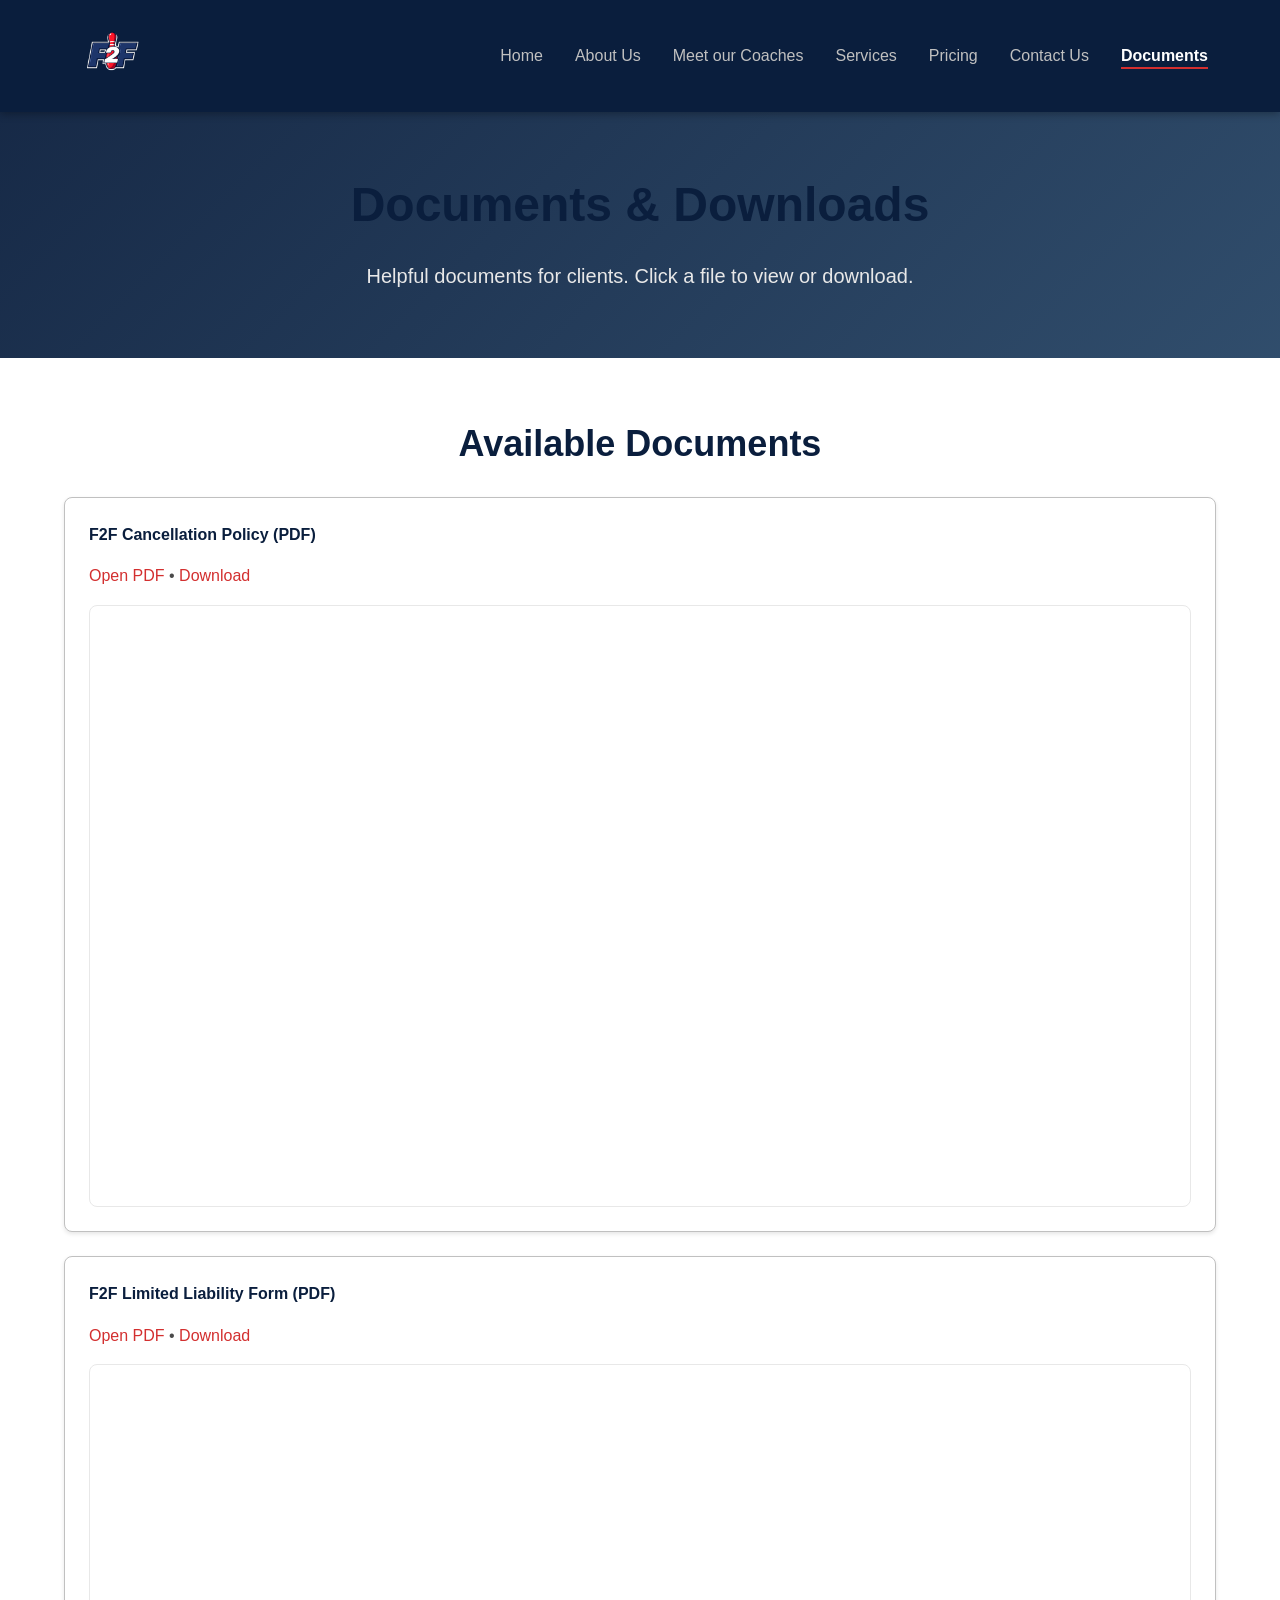
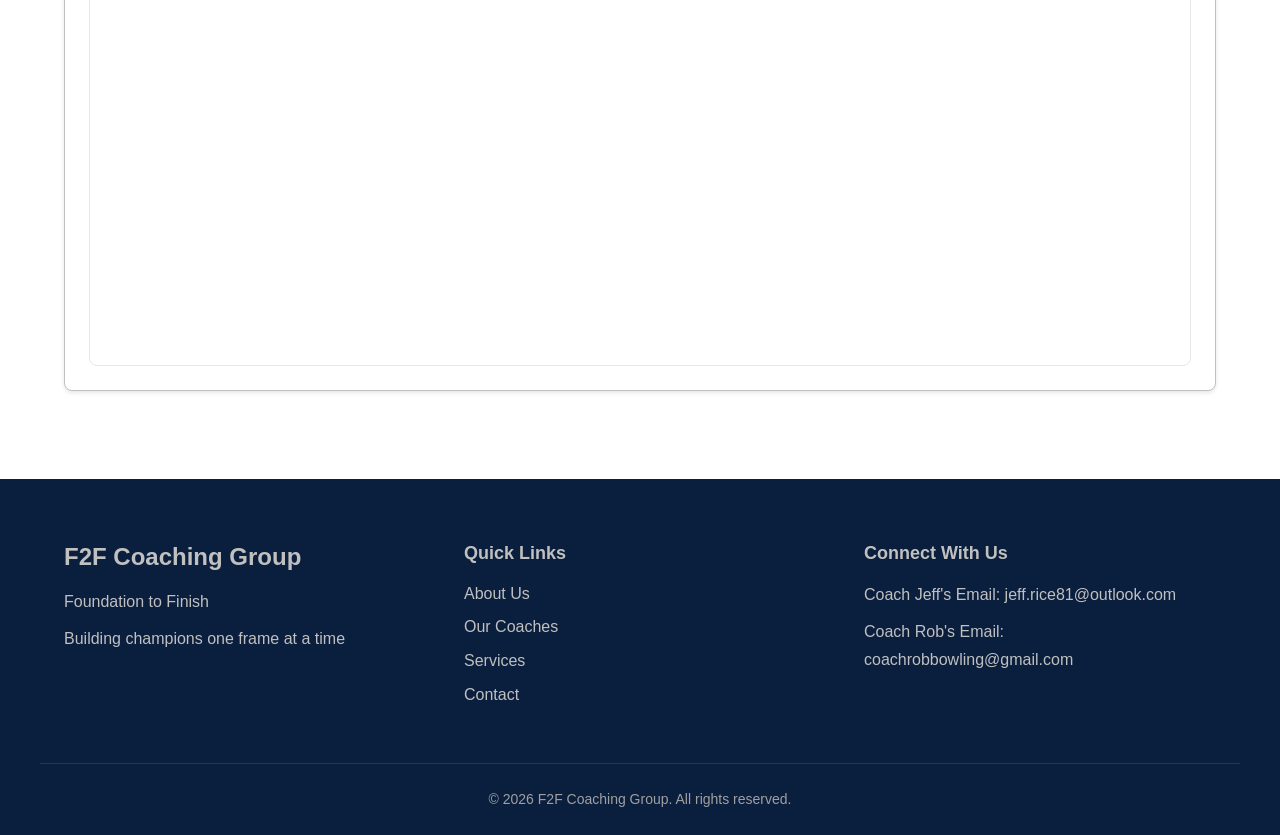
<file: pages/documents.html>
<!DOCTYPE html>
<html lang="en">

<head>
    <meta charset="utf-8">
    <meta name="viewport" content="width=device-width, initial-scale=1">
    <title>Documents - F2F Coaching Group</title>
    <link rel="stylesheet" href="/assets/css/styles.css">
</head>

<body>
    <div id="navbar-placeholder"></div>

    <section class="page-hero">
        <div class="container">
            <h1 class="mb-md">Documents & Downloads</h1>
            <p class="hero-description">Helpful documents for clients. Click a file to view or download.</p>
        </div>
    </section>

    <section>
        <div class="container">
            <h2 class="text-navy text-center mb-lg">Available Documents</h2>

            <ul class="documents-list">
                <li>
                    <strong>F2F Cancellation Policy (PDF)</strong>
                    <div>
                        <a href="/assets/docs/F2FCancellationPolicy.pdf" target="_blank" rel="noopener">Open PDF</a>
                        •
                        <a href="/assets/docs/F2FCancellationPolicy.pdf" download>Download</a>
                    </div>
                    <div class="document-embed">
                        <iframe src="/assets/docs/F2FCancellationPolicy.pdf" title="F2F Cancellation Policy" width="100%" height="600" frameborder="0">Your browser does not support embedded PDFs. Use the download link above.</iframe>
                    </div>
                </li>
                <li>
                    <strong>F2F Limited Liability Form (PDF)</strong>
                    <div>
                        <a href="/assets/docs/F2FLimitedLiabilityForm.pdf" target="_blank" rel="noopener">Open PDF</a>
                        •
                        <a href="/assets/docs/F2FLimitedLiabilityForm.pdf" download>Download</a>
                    </div>
                    <div class="document-embed">
                        <iframe src="/assets/docs/F2FLimitedLiabilityForm.pdf" title="F2F Limited Liability Form" width="100%" height="600" frameborder="0">Your browser does not support embedded PDFs. Use the download link above.</iframe>
                    </div>
                </li>
            </ul>

            

            <!-- <p class="muted small">If a document is missing, place the file(s) into <strong>/assets/docs/</strong> in the project root. See the instructions below.</p>

            <section class="docs-help">
                <h3>How to add more documents</h3>
                <ol>
                    <li>Place PDF files in the folder <code>/assets/docs/</code>.</li>
                    <li>Open <code>/pages/documents.html</code> and add a new list item linking to your file.</li>
                </ol>
            </section> -->

        </div>
    </section>

    <div id="footer-placeholder"></div>

    <script src="/assets/js/loadComponents.js"></script>
</body>

</html>
</file>
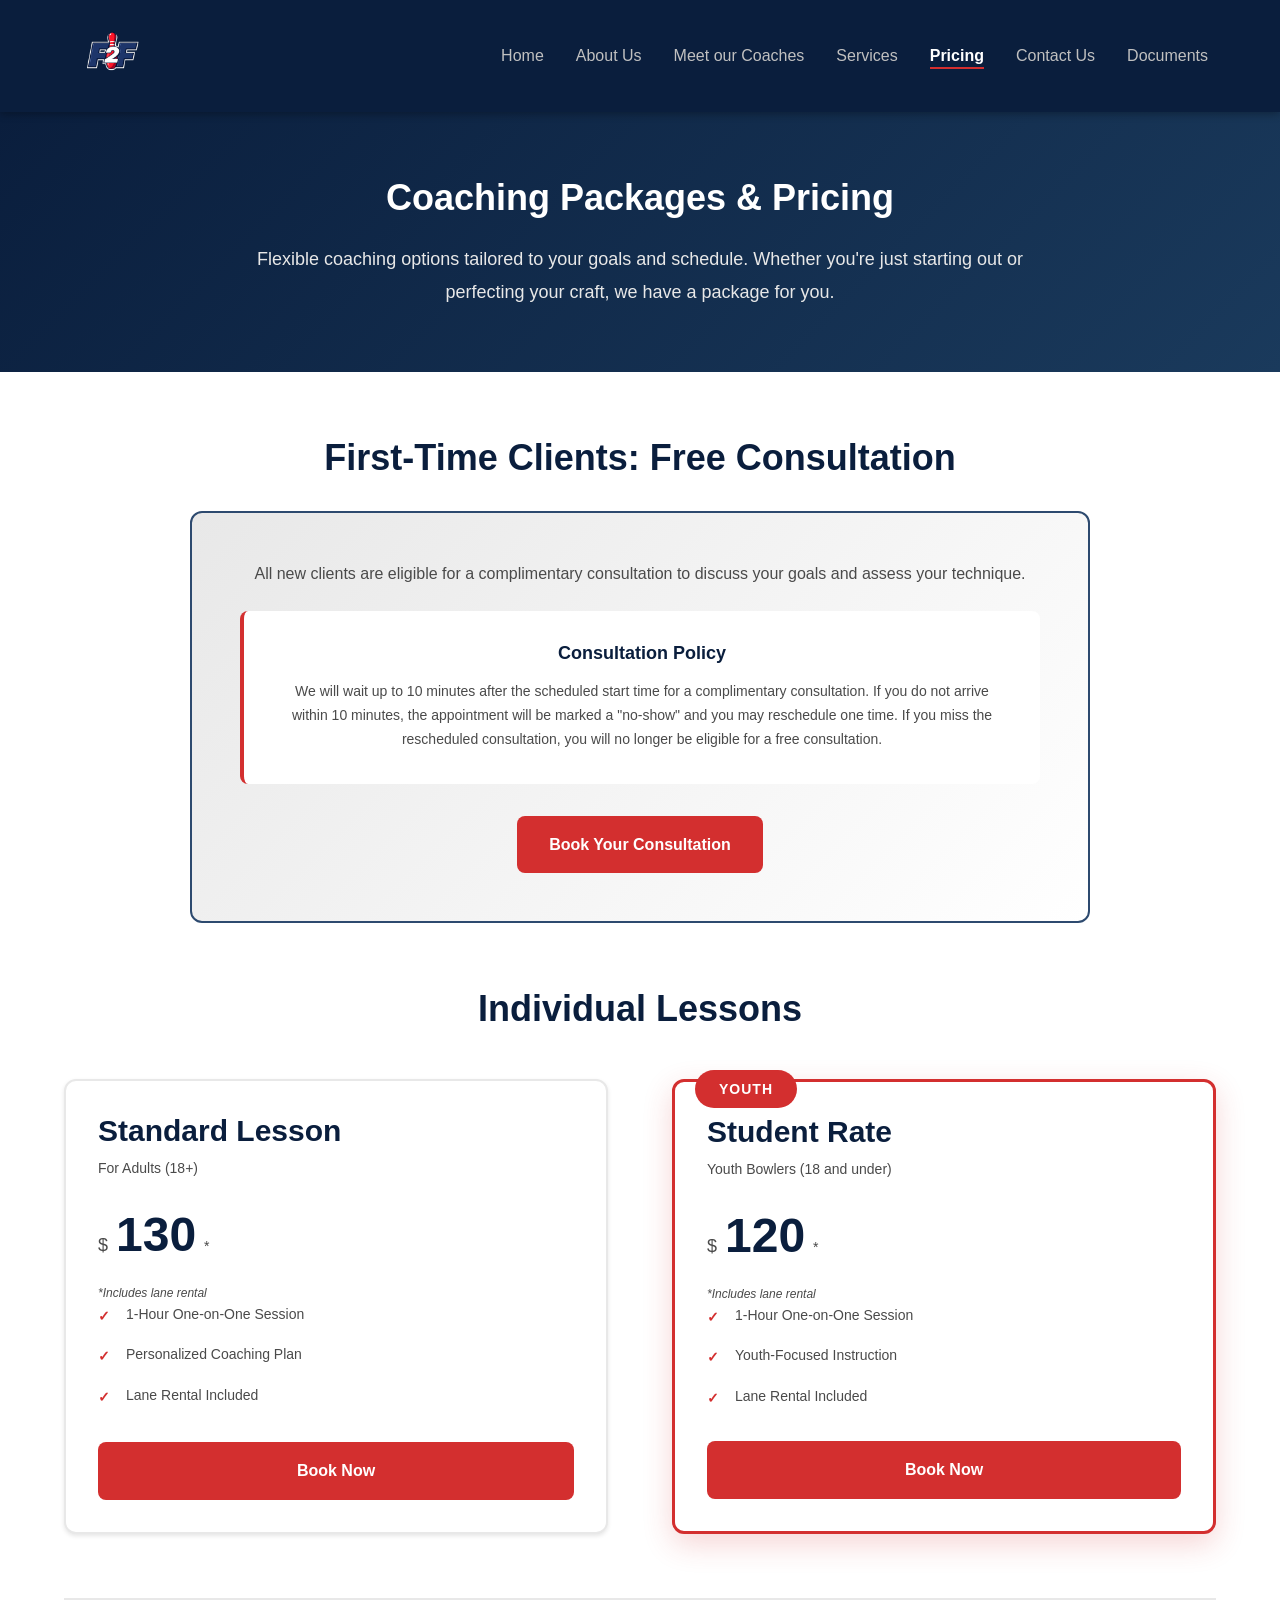
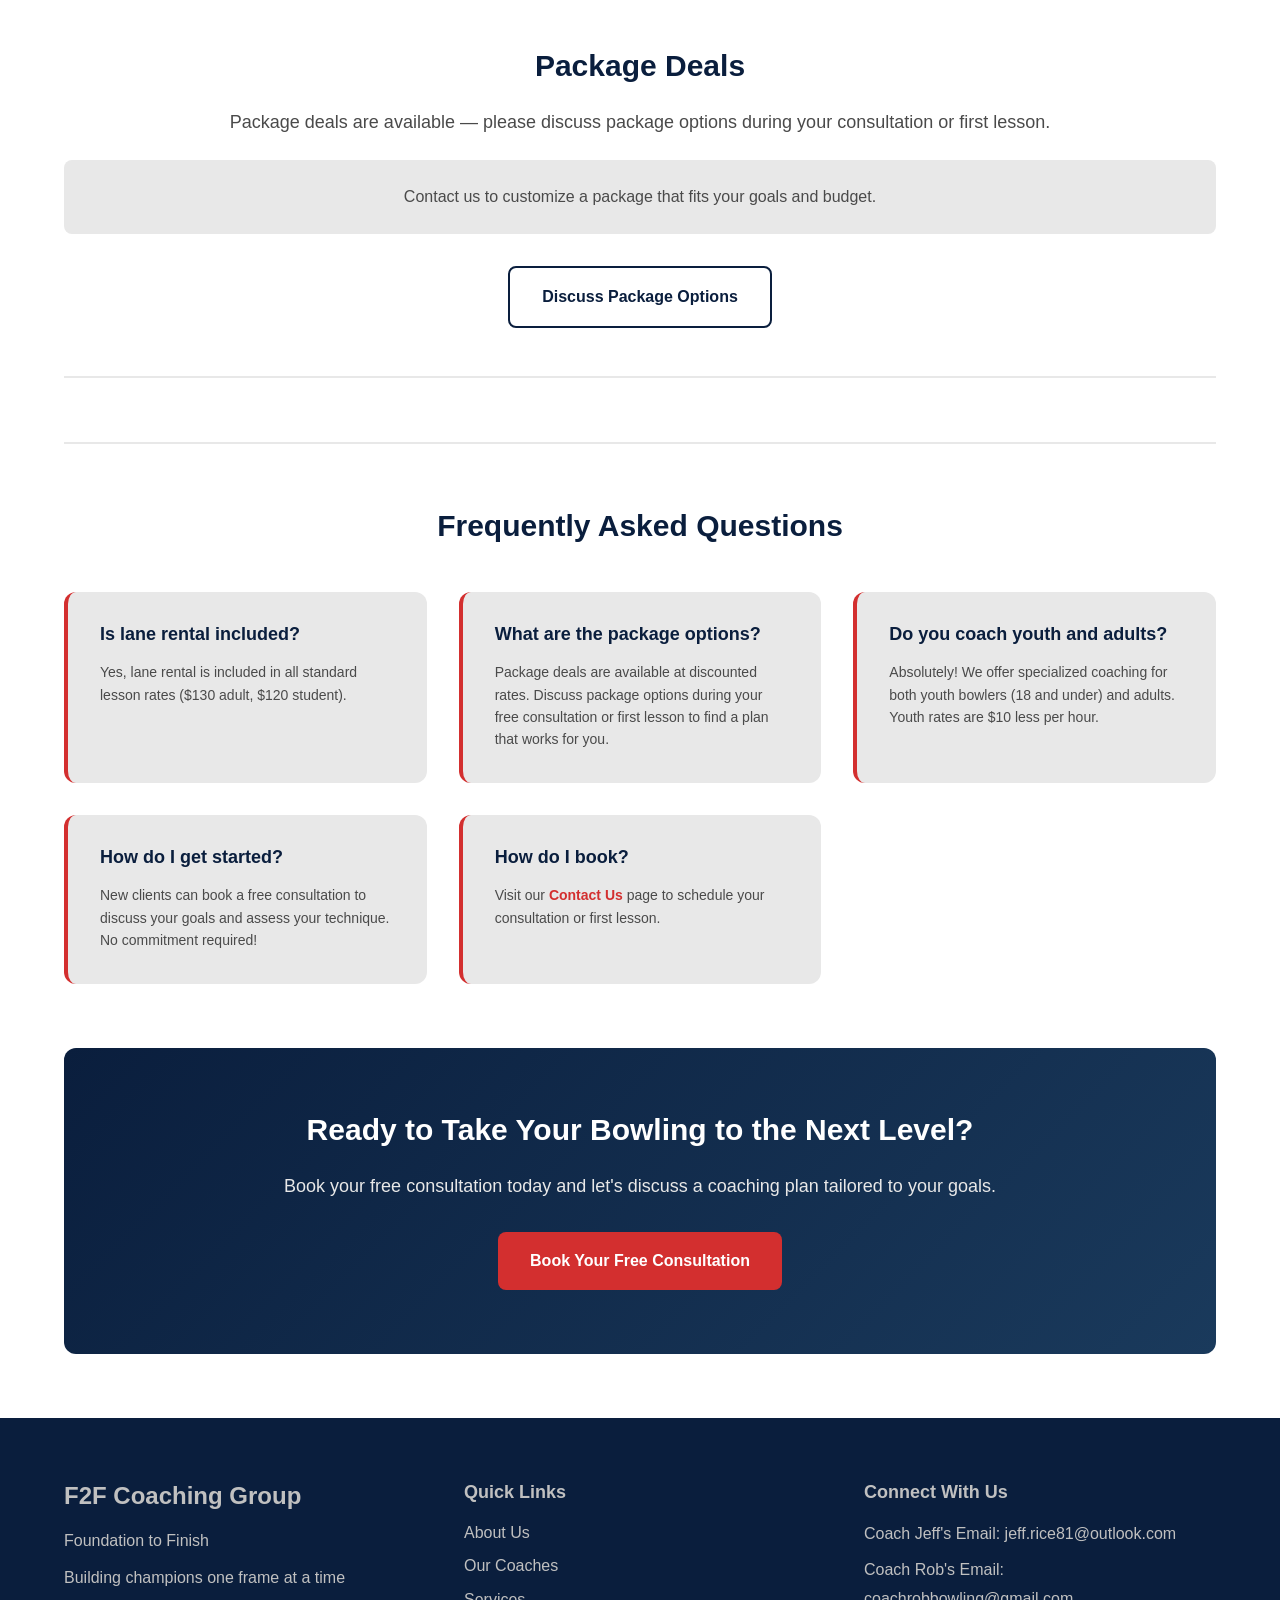
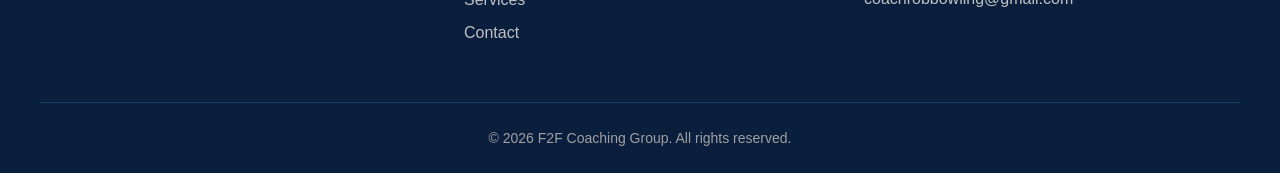
<file: pages/pricing.html>
<!DOCTYPE html>
<html lang="en">

<head>
    <meta charset="UTF-8">
    <meta name="viewport" content="width=device-width, initial-scale=1.0">
    <title>Coaching Packages & Pricing - F2F Coaching Group</title>
    <link rel="stylesheet" href="../assets/css/styles.css">
</head>

<body>
    <div id="navbar-placeholder"></div>

    <!-- Page Header/Intro Section -->
    <section class="page-header">
        <div class="container">
            <h1>Coaching Packages & Pricing</h1>
            <p class="page-subtitle">
                Flexible coaching options tailored to your goals and schedule.
                Whether you're just starting out or perfecting your craft, we have a package for you.
            </p>
        </div>
    </section>

    <!-- Pricing Section -->
    <section class="pricing-section">
        <div class="container">
            <!-- Free Consultation Section -->
            <div class="pricing-intro">
                <h2>First-Time Clients: Free Consultation</h2>
                <div class="consultation-card">
                    <p>All new clients are eligible for a complimentary consultation to discuss your goals and assess your technique.</p>
                    <div class="consultation-policy">
                        <h4>Consultation Policy</h4>
                        <p>We will wait up to 10 minutes after the scheduled start time for a complimentary consultation. If you do not arrive within 10 minutes, the appointment will be marked a "no-show" and you may reschedule one time. If you miss the rescheduled consultation, you will no longer be eligible for a free consultation.</p>
                    </div>
                    <a href="../pages/contact.html" class="btn btn-primary">Book Your Consultation</a>
                </div>
            </div>

            <!-- Individual Lessons Section -->
            <div class="lessons-section">
                <h2>Individual Lessons</h2>
                
                <!-- Pricing Cards Grid -->
                <div class="pricing-grid">
                    <!-- Standard Lesson -->
                    <div class="pricing-card">
                        <div class="pricing-header">
                            <h3 class="pricing-title">Standard Lesson</h3>
                            <p class="pricing-subtitle">For Adults (18+)</p>
                        </div>
                        <div class="pricing-body">
                            <div class="pricing-cost">
                                <span class="currency">$</span>
                                <span class="amount">130</span>
                                <span class="period">*</span>
                            </div>
                            <p class="pricing-note">*Includes lane rental</p>
                            <ul class="pricing-features">
                                <li class="feature-item">
                                    <span class="feature-icon">✓</span>
                                    <span>1-Hour One-on-One Session</span>
                                </li>
                                <li class="feature-item">
                                    <span class="feature-icon">✓</span>
                                    <span>Personalized Coaching Plan</span>
                                </li>
                                <li class="feature-item">
                                    <span class="feature-icon">✓</span>
                                    <span>Lane Rental Included</span>
                                </li>
                            </ul>
                        </div>
                        <div class="pricing-footer">
                            <a href="../pages/contact.html" class="btn btn-primary">Book Now</a>
                        </div>
                    </div>

                    <!-- Student Rate -->
                    <div class="pricing-card featured">
                        <div class="featured-badge">YOUTH</div>
                        <div class="pricing-header">
                            <h3 class="pricing-title">Student Rate</h3>
                            <p class="pricing-subtitle">Youth Bowlers (18 and under)</p>
                        </div>
                        <div class="pricing-body">
                            <div class="pricing-cost">
                                <span class="currency">$</span>
                                <span class="amount">120</span>
                                <span class="period">*</span>
                            </div>
                            <p class="pricing-note">*Includes lane rental</p>
                            <ul class="pricing-features">
                                <li class="feature-item">
                                    <span class="feature-icon">✓</span>
                                    <span>1-Hour One-on-One Session</span>
                                </li>
                                <li class="feature-item">
                                    <span class="feature-icon">✓</span>
                                    <span>Youth-Focused Instruction</span>
                                </li>
                                <li class="feature-item">
                                    <span class="feature-icon">✓</span>
                                    <span>Lane Rental Included</span>
                                </li>
                            </ul>
                        </div>
                        <div class="pricing-footer">
                            <a href="../pages/contact.html" class="btn btn-primary">Book Now</a>
                        </div>
                    </div>
                </div>
            </div>



            <!-- Package Deals Section -->
            <div class="pricing-bundles">
                <h3>Package Deals</h3>
                <p class="bundles-description">Package deals are available — please discuss package options during your consultation or first lesson.</p>
                <div class="bundles-note">
                    <p>Contact us to customize a package that fits your goals and budget.</p>
                </div>
                <a href="../pages/contact.html" class="btn btn-outline">Discuss Package Options</a>
            </div>

            <!-- FAQ Section -->
            <div class="pricing-faq">
                <h3>Frequently Asked Questions</h3>
                <div class="faq-grid">
                    <div class="faq-item">
                        <h4>Is lane rental included?</h4>
                        <p>Yes, lane rental is included in all standard lesson rates ($130 adult, $120 student).</p>
                    </div>
                    <div class="faq-item">
                        <h4>What are the package options?</h4>
                        <p>Package deals are available at discounted rates. Discuss package options during your free consultation or first lesson to find a plan that works for you.</p>
                    </div>
                    <div class="faq-item">
                        <h4>Do you coach youth and adults?</h4>
                        <p>Absolutely! We offer specialized coaching for both youth bowlers (18 and under) and adults. Youth rates are $10 less per hour.</p>
                    </div>

                    <div class="faq-item">
                        <h4>How do I get started?</h4>
                        <p>New clients can book a free consultation to discuss your goals and assess your technique. No commitment required!</p>
                    </div>
                    <div class="faq-item">
                        <h4>How do I book?</h4>
                        <p>Visit our <a href="../pages/contact.html">Contact Us</a> page to schedule your consultation or first lesson.</p>
                    </div>
                </div>
            </div>

            <!-- CTA Section -->
            <div class="pricing-cta">
                <h3>Ready to Take Your Bowling to the Next Level?</h3>
                <p>Book your free consultation today and let's discuss a coaching plan tailored to your goals.</p>
                <a href="../pages/contact.html" class="btn btn-primary">Book Your Free Consultation</a>
            </div>
        </div>
    </section>

    <div id="footer-placeholder"></div>

    <script src="/assets/js/loadComponents.js"></script>
</body>

</html>
</file>
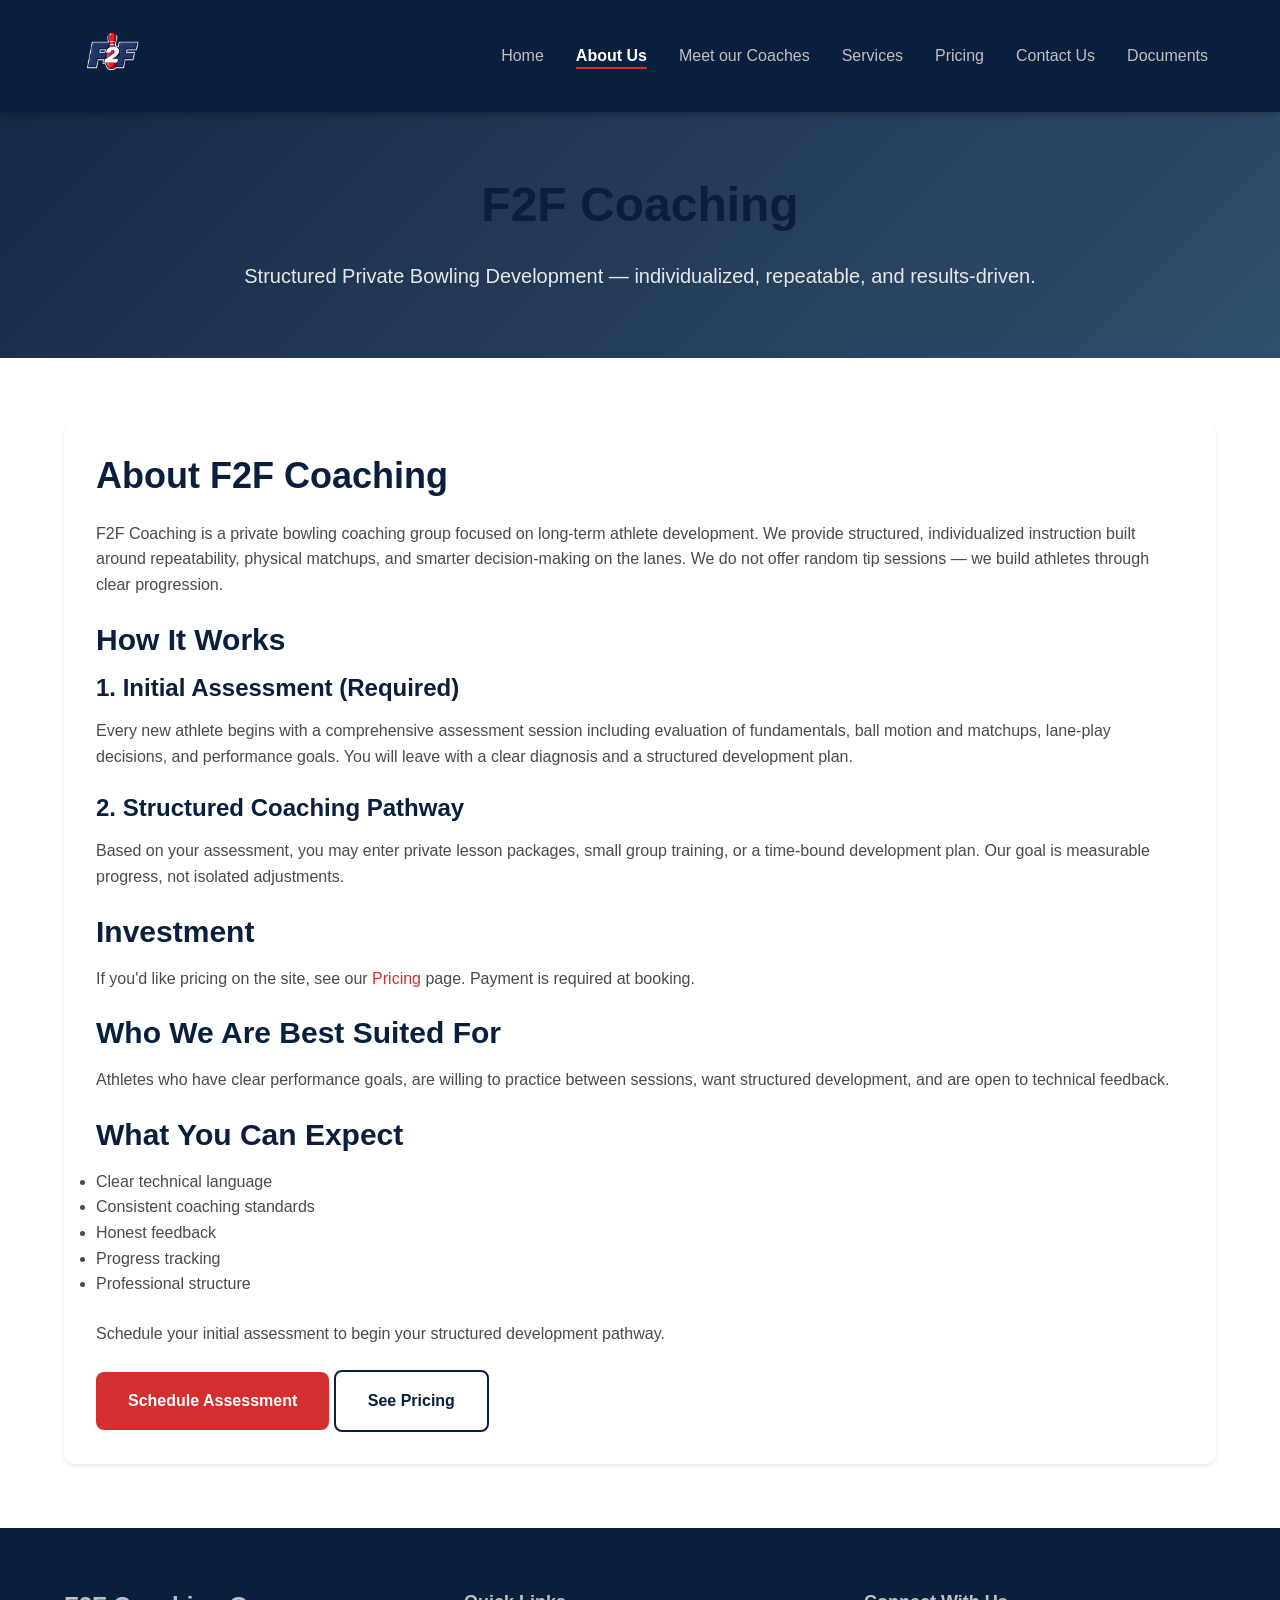
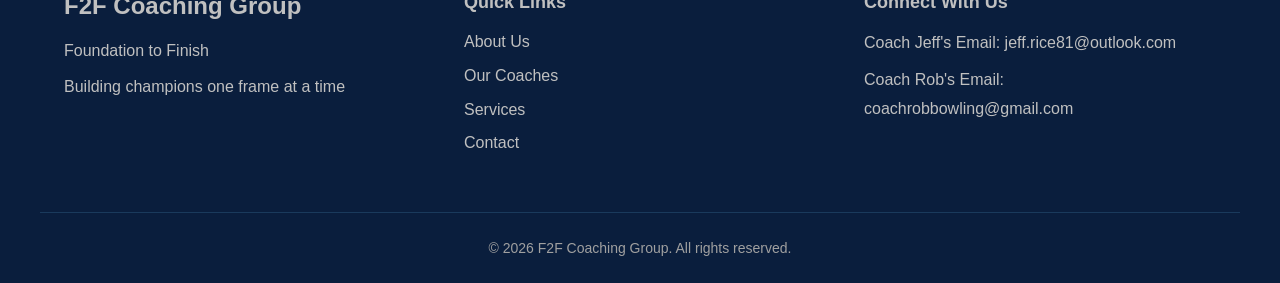
<file: pages/private-coaching.html>
<!DOCTYPE html>
<html lang="en">

<head>
    <meta charset="utf-8">
    <meta name="viewport" content="width=device-width, initial-scale=1">
    <title>Private Coaching — F2F Coaching</title>
    <link rel="stylesheet" href="/assets/css/styles.css">
    <meta name="description" content="Structured private bowling development focused on long-term athlete growth.">
 </head>

<body>
    <div id="navbar-placeholder"></div>

    <section class="page-hero">
        <div class="container text-center">
            <h1 class="mb-md">F2F Coaching</h1>
            <p class="hero-description">Structured Private Bowling Development — individualized, repeatable, and results-driven.</p>
        </div>
    </section>

    <section>
        <div class="container">
            <div class="card">
                <h2 class="text-navy mb-md">About F2F Coaching</h2>
                <p>F2F Coaching is a private bowling coaching group focused on long-term athlete development. We provide structured, individualized instruction built around repeatability, physical matchups, and smarter decision-making on the lanes. We do not offer random tip sessions — we build athletes through clear progression.</p>

                <h3 class="mt-md mb-sm">How It Works</h3>
                <h4 class="mb-sm">1. Initial Assessment (Required)</h4>
                <p>Every new athlete begins with a comprehensive assessment session including evaluation of fundamentals, ball motion and matchups, lane-play decisions, and performance goals. You will leave with a clear diagnosis and a structured development plan.</p>

                <h4 class="mt-md mb-sm">2. Structured Coaching Pathway</h4>
                <p>Based on your assessment, you may enter private lesson packages, small group training, or a time-bound development plan. Our goal is measurable progress, not isolated adjustments.</p>

                <h3 class="mt-md mb-sm">Investment</h3>
                <p>If you'd like pricing on the site, see our <a href="/pages/pricing.html">Pricing</a> page. Payment is required at booking.</p>

                <h3 class="mt-md mb-sm">Who We Are Best Suited For</h3>
                <p>Athletes who have clear performance goals, are willing to practice between sessions, want structured development, and are open to technical feedback.</p>

                <h3 class="mt-md mb-sm">What You Can Expect</h3>
                <ul>
                    <li>Clear technical language</li>
                    <li>Consistent coaching standards</li>
                    <li>Honest feedback</li>
                    <li>Progress tracking</li>
                    <li>Professional structure</li>
                </ul>

                <p class="mt-md">Schedule your initial assessment to begin your structured development pathway.</p>

                <div class="mt-md">
                    <a class="btn btn-primary" href="/pages/contact.html">Schedule Assessment</a>
                    <a class="btn btn-outline" href="/pages/pricing.html">See Pricing</a>
                </div>
            </div>
        </div>
    </section>

    <div id="footer-placeholder"></div>

    <script src="/assets/js/loadComponents.js"></script>
</body>

</html>
</file>
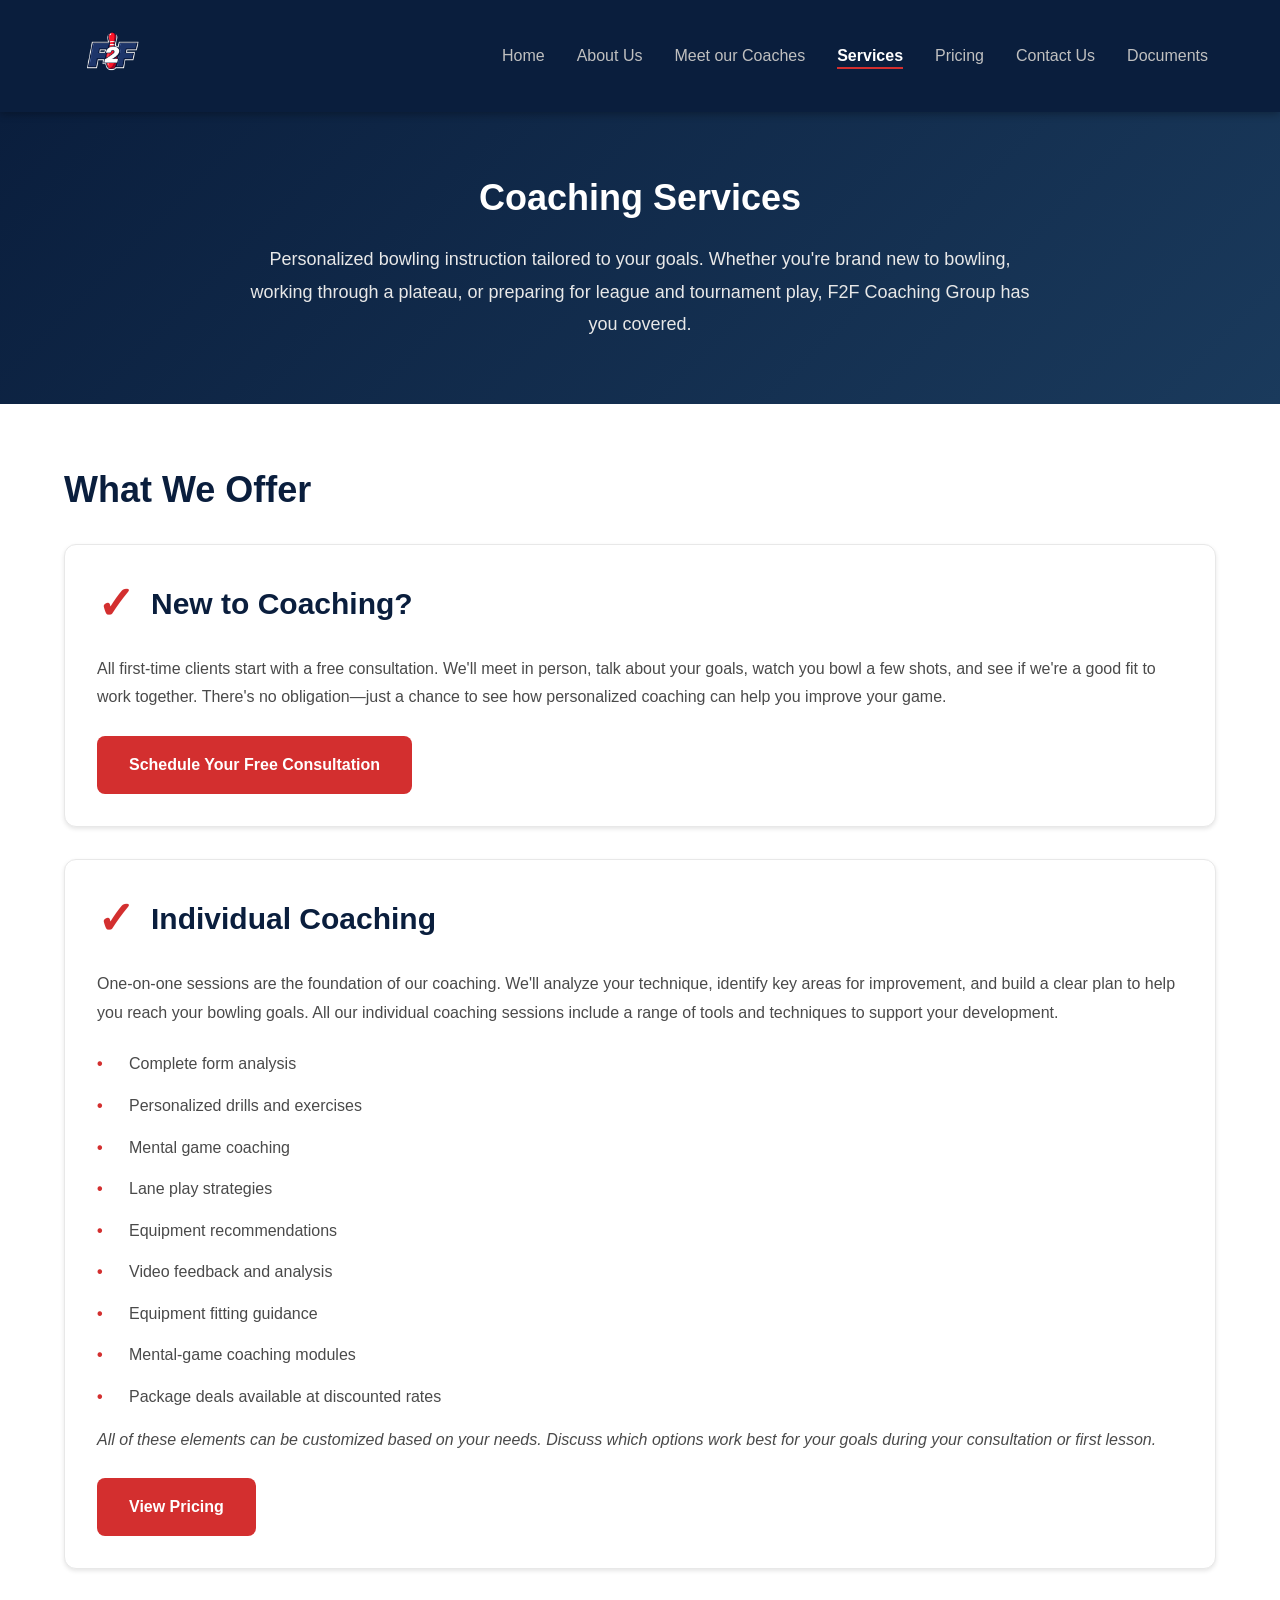
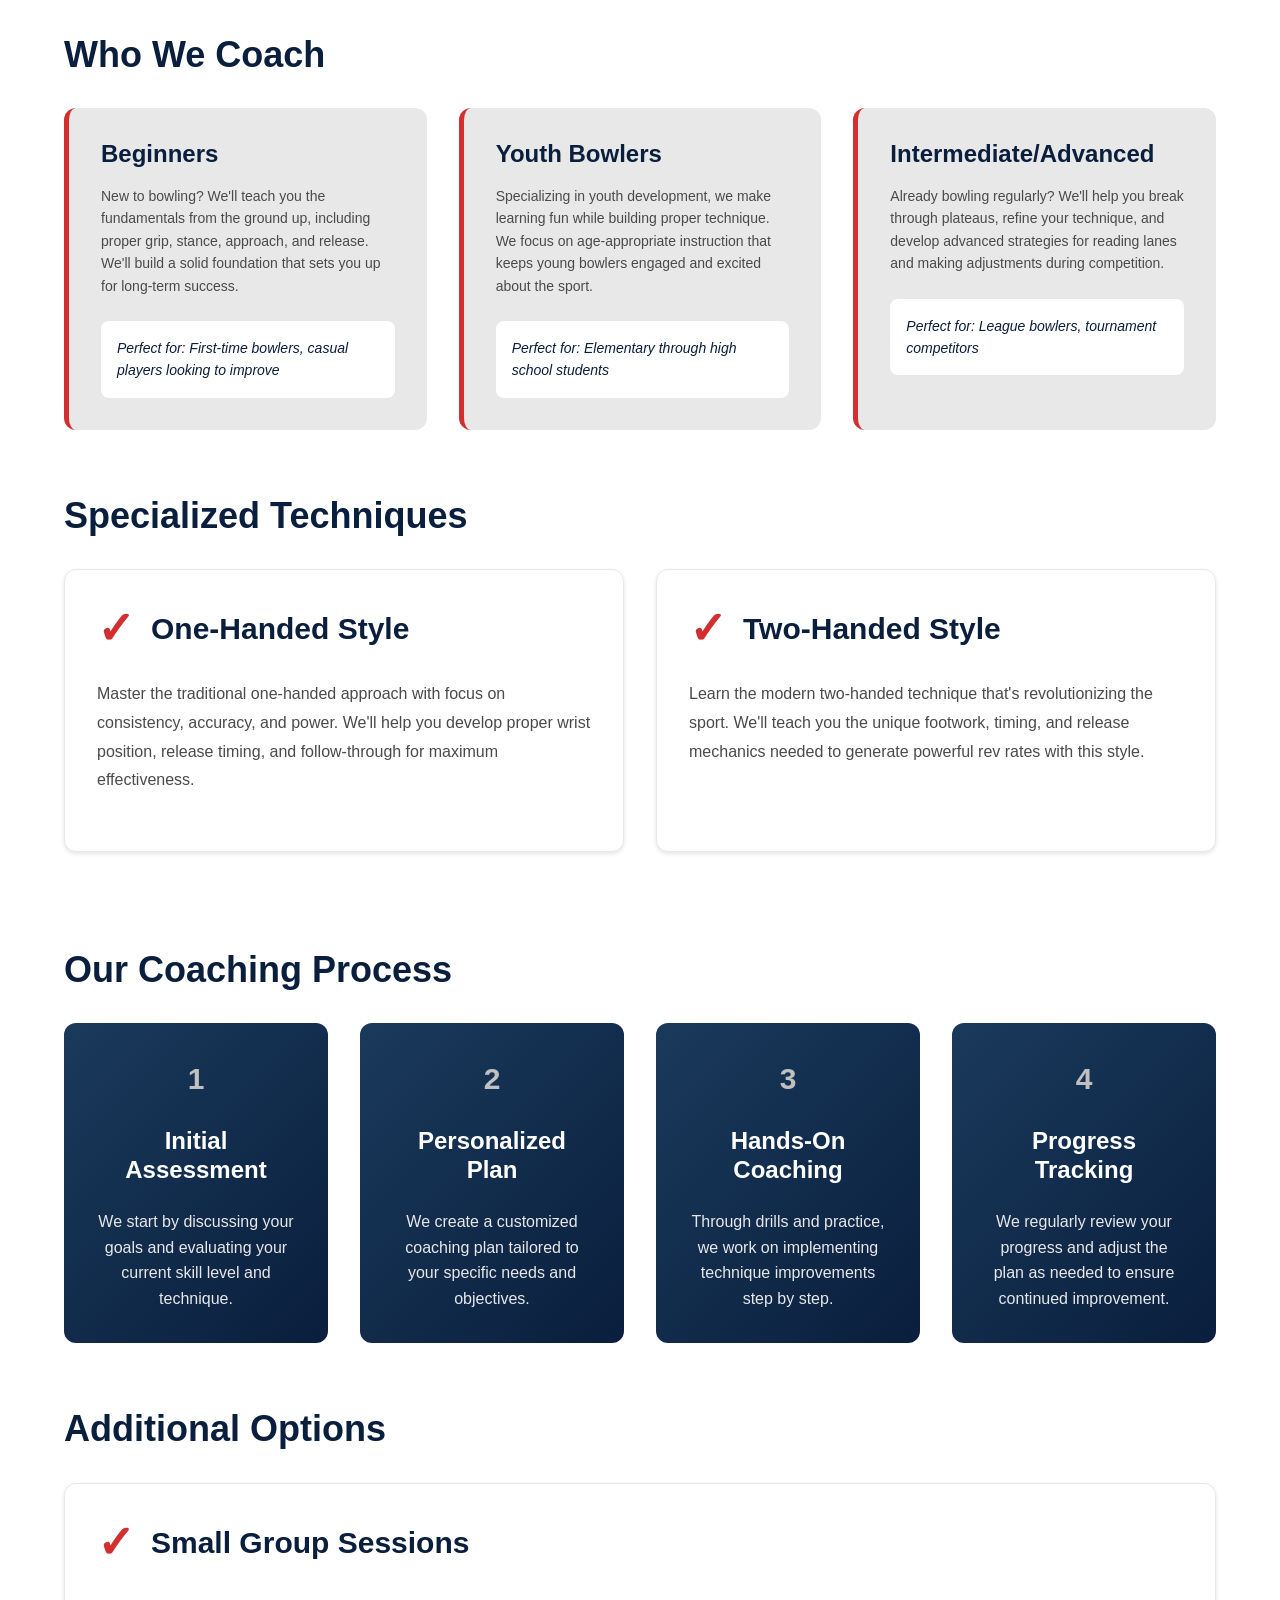
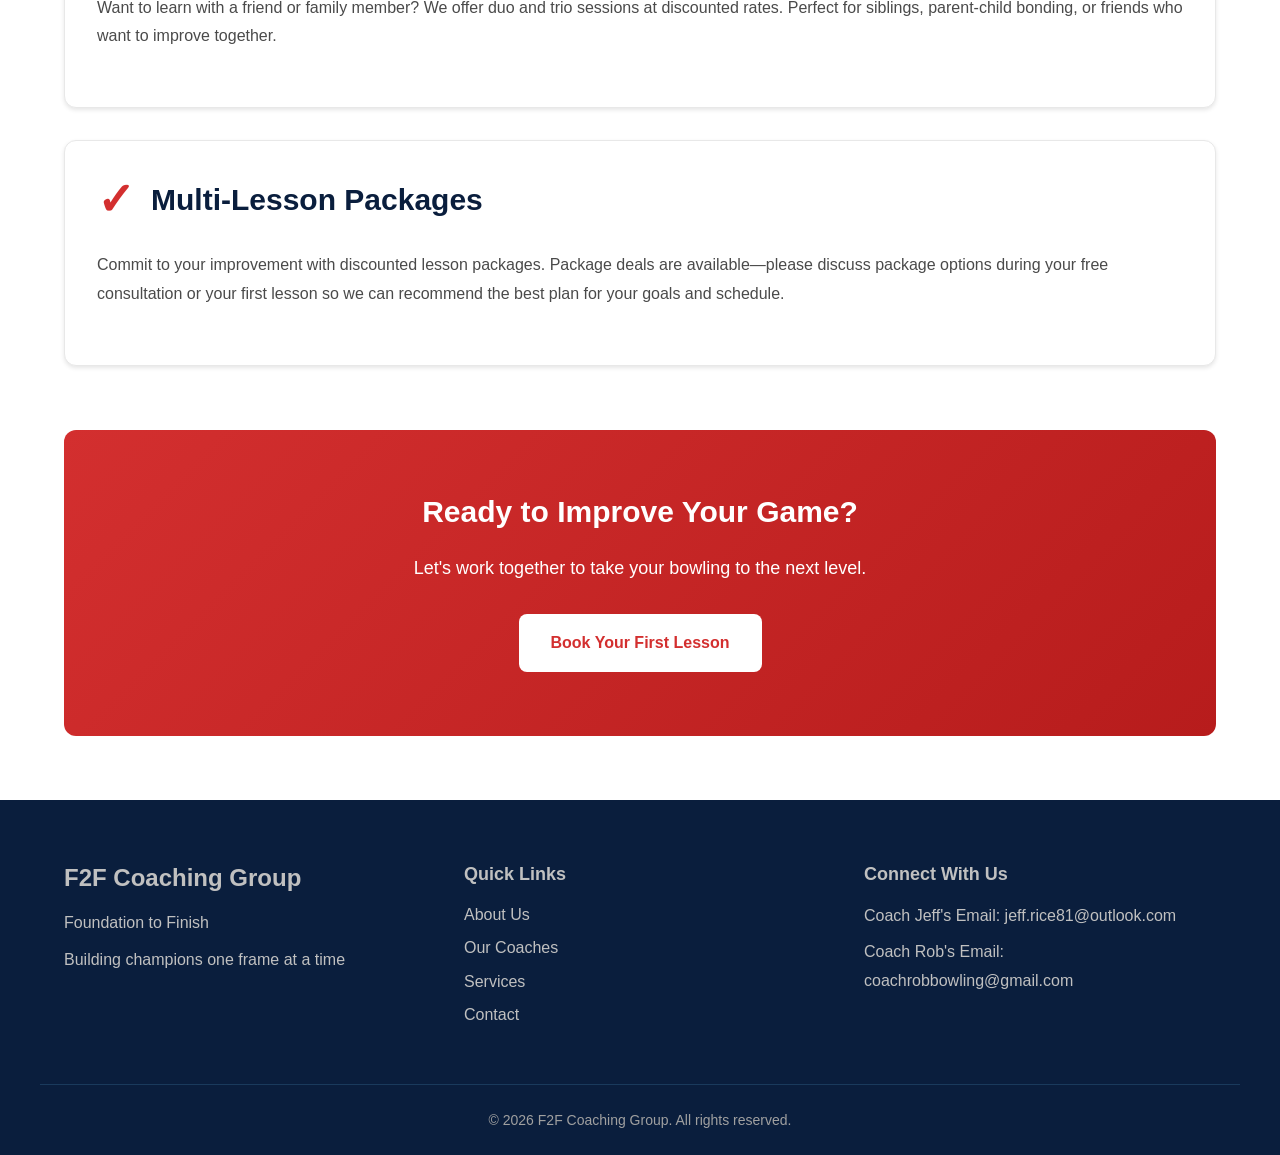
<file: pages/services.html>
<!DOCTYPE html>
<html lang="en">

<head>
    <meta charset="UTF-8">
    <meta name="viewport" content="width=device-width, initial-scale=1.0">
    <title>Coaching Services - F2F Coaching Group</title>
    <link rel="stylesheet" href="../assets/css/styles.css">
    <!-- All page-specific styles are in assets/css/styles.css under SERVICES PAGE STYLES section -->
</head>

<body>
    <!-- Navbar component loaded dynamically by loadComponents.js -->
    <div id="navbar-placeholder"></div>

    <!-- Page Header/Intro Section -->
    <section class="page-header">
        <div class="container">
            <h1>Coaching Services</h1>
            <p class="page-subtitle">
                Personalized bowling instruction tailored to your goals. Whether you're brand new to bowling, 
                working through a plateau, or preparing for league and tournament play, F2F Coaching Group has you covered.
            </p>
        </div>
    </section>

    <!-- Services Section -->
    <section class="services-section">
        <div class="container">
            <!-- What We Offer -->
            <div class="services-subsection">
                <h2>What We Offer</h2>
                
                <div class="service-card">
                    <h3>New to Coaching?</h3>
                    <p>
                        All first-time clients start with a free consultation. We'll meet in person, 
                        talk about your goals, watch you bowl a few shots, and see if we're a good fit to 
                        work together. There's no obligation—just a chance to see how personalized 
                        coaching can help you improve your game.
                    </p>
                    <a href="../pages/contact.html" class="btn btn-primary">Schedule Your Free Consultation</a>
                </div>

                <div class="service-card">
                    <h3>Individual Coaching</h3>
                    <p>
                        One-on-one sessions are the foundation of our coaching. We'll analyze your 
                        technique, identify key areas for improvement, and build a clear plan to help you reach 
                        your bowling goals. All our individual coaching sessions include a range of tools and techniques 
                        to support your development.
                    </p>
                    <ul class="service-features">
                        <li>Complete form analysis</li>
                        <li>Personalized drills and exercises</li>
                        <li>Mental game coaching</li>
                        <li>Lane play strategies</li>
                        <li>Equipment recommendations</li>
                        <li>Video feedback and analysis</li>
                        <li>Equipment fitting guidance</li>
                        <li>Mental-game coaching modules</li>
                        <li>Package deals available at discounted rates</li>
                    </ul>
                    <p><em>All of these elements can be customized based on your needs. Discuss which options work best for your goals during your consultation or first lesson.</em></p>
                    <a href="../pages/pricing.html" class="btn btn-primary">View Pricing</a>
                </div>
            </div>

            <!-- Who We Coach -->
            <div class="services-subsection">
                <h2>Who We Coach</h2>
                
                <div class="two-column-grid">
                    <div class="coaching-type-card">
                        <h4>Beginners</h4>
                        <p>
                            New to bowling? We'll teach you the fundamentals from the ground up, including 
                            proper grip, stance, approach, and release. We'll build a solid foundation that 
                            sets you up for long-term success.
                        </p>
                        <div class="perfect-for">
                            Perfect for: First-time bowlers, casual players looking to improve
                        </div>
                    </div>

                    <div class="coaching-type-card">
                        <h4>Youth Bowlers</h4>
                        <p>
                            Specializing in youth development, we make learning fun while building proper 
                            technique. We focus on age-appropriate instruction that keeps young bowlers engaged 
                            and excited about the sport.
                        </p>
                        <div class="perfect-for">
                            Perfect for: Elementary through high school students
                        </div>
                    </div>

                    <div class="coaching-type-card">
                        <h4>Intermediate/Advanced</h4>
                        <p>
                            Already bowling regularly? We'll help you break through plateaus, refine your 
                            technique, and develop advanced strategies for reading lanes and making adjustments 
                            during competition.
                        </p>
                        <div class="perfect-for">
                            Perfect for: League bowlers, tournament competitors
                        </div>
                    </div>
                </div>
            </div>

            <!-- Specialized Techniques -->
            <div class="services-subsection">
                <h2>Specialized Techniques</h2>
                
                <div class="two-column-grid">
                    <div class="service-card">
                        <h3>One-Handed Style</h3>
                        <p>
                            Master the traditional one-handed approach with focus on consistency, accuracy, 
                            and power. We'll help you develop proper wrist position, release timing, and 
                            follow-through for maximum effectiveness.
                        </p>
                    </div>

                    <div class="service-card">
                        <h3>Two-Handed Style</h3>
                        <p>
                            Learn the modern two-handed technique that's revolutionizing the sport. We'll 
                            teach you the unique footwork, timing, and release mechanics needed to generate 
                            powerful rev rates with this style.
                        </p>
                    </div>
                </div>
            </div>

            <!-- Our Coaching Process -->
            <div class="services-subsection">
                <h2>Our Coaching Process</h2>
                <div class="process-grid">
                    <div class="process-step">
                        <div class="step-number">1</div>
                        <h4>Initial Assessment</h4>
                        <p>We start by discussing your goals and evaluating your current skill level and technique.</p>
                    </div>
                    <div class="process-step">
                        <div class="step-number">2</div>
                        <h4>Personalized Plan</h4>
                        <p>We create a customized coaching plan tailored to your specific needs and objectives.</p>
                    </div>
                    <div class="process-step">
                        <div class="step-number">3</div>
                        <h4>Hands-On Coaching</h4>
                        <p>Through drills and practice, we work on implementing technique improvements step by step.</p>
                    </div>
                    <div class="process-step">
                        <div class="step-number">4</div>
                        <h4>Progress Tracking</h4>
                        <p>We regularly review your progress and adjust the plan as needed to ensure continued improvement.</p>
                    </div>
                </div>
            </div>

            <!-- Additional Options -->
            <div class="services-subsection">
                <h2>Additional Options</h2>
                
                <div class="service-card">
                    <h3>Small Group Sessions</h3>
                    <p>
                        Want to learn with a friend or family member? We offer duo and trio sessions at 
                        discounted rates. Perfect for siblings, parent-child bonding, or friends who want 
                        to improve together.
                    </p>
                </div>

                <div class="service-card">
                    <h3>Multi-Lesson Packages</h3>
                    <p>
                        Commit to your improvement with discounted lesson packages. Package deals are 
                        available—please discuss package options during your free consultation or your 
                        first lesson so we can recommend the best plan for your goals and schedule.
                    </p>
                </div>
            </div>

            <!-- Call to Action -->
            <div class="cta-box">
                <h3>Ready to Improve Your Game?</h3>
                <p>Let's work together to take your bowling to the next level.</p>
                <a href="../pages/contact.html" class="btn btn-primary-inverted">Book Your First Lesson</a>
            </div>
        </div>
    </section>

    <div id="footer-placeholder"></div>

    <script src="/assets/js/loadComponents.js"></script>
</body>

</html>
</file>
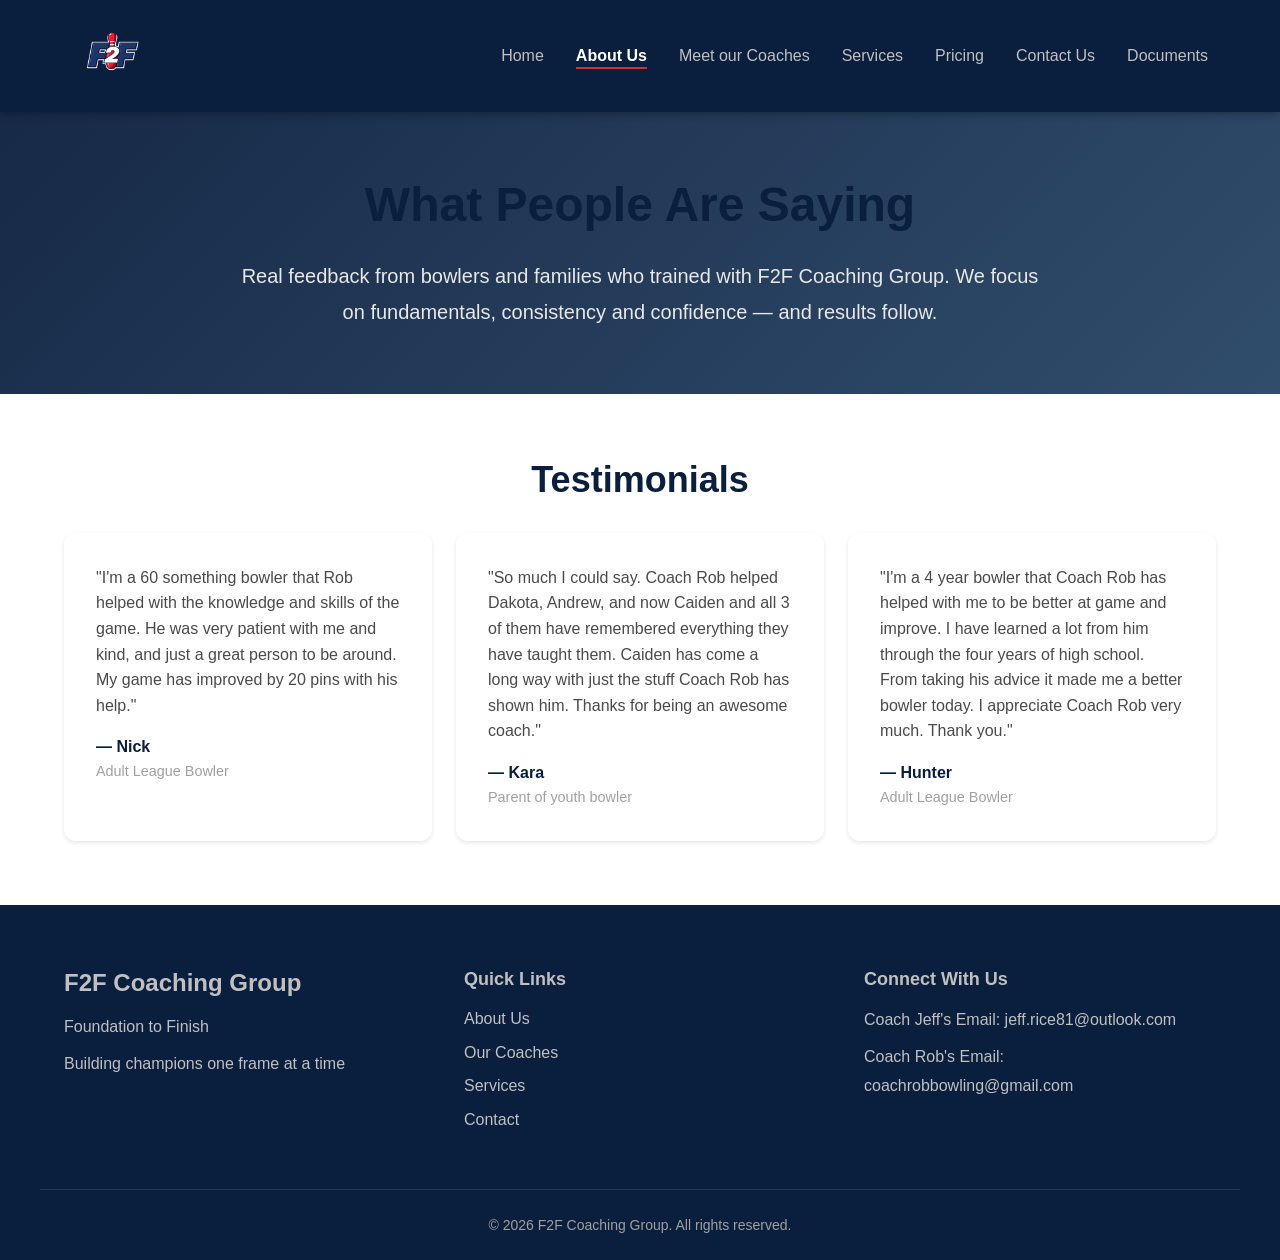
<file: pages/testimonials.html>
<!DOCTYPE html>
<html lang="en">

<head>
	<meta charset="utf-8">
	<meta name="viewport" content="width=device-width, initial-scale=1">
	<title>Testimonials - F2F Coaching Group</title>
	<link rel="stylesheet" href="/assets/css/styles.css">
</head>

<body>
	<div id="navbar-placeholder"></div>

	<section class="page-hero">
		<div class="container">
			<h1 class="mb-md">What People Are Saying</h1>
			<p class="hero-description">Real feedback from bowlers and families who trained with F2F Coaching Group. We focus on fundamentals, consistency and confidence — and results follow.</p>
		</div>
	</section>

	<section>
		<div class="container">
			<h2 class="text-navy text-center mb-lg">Testimonials</h2>

			<div id="testimonials-list" class="testimonials-grid" aria-live="polite">
				<!-- Testimonials will be loaded here dynamically -->
			</div>
		</div>
	</section>

	<div id="footer-placeholder"></div>

	<script src="/assets/js/loadComponents.js"></script>
	<script src="/assets/js/testimonials.js" defer></script>
</body>

</html>
</file>
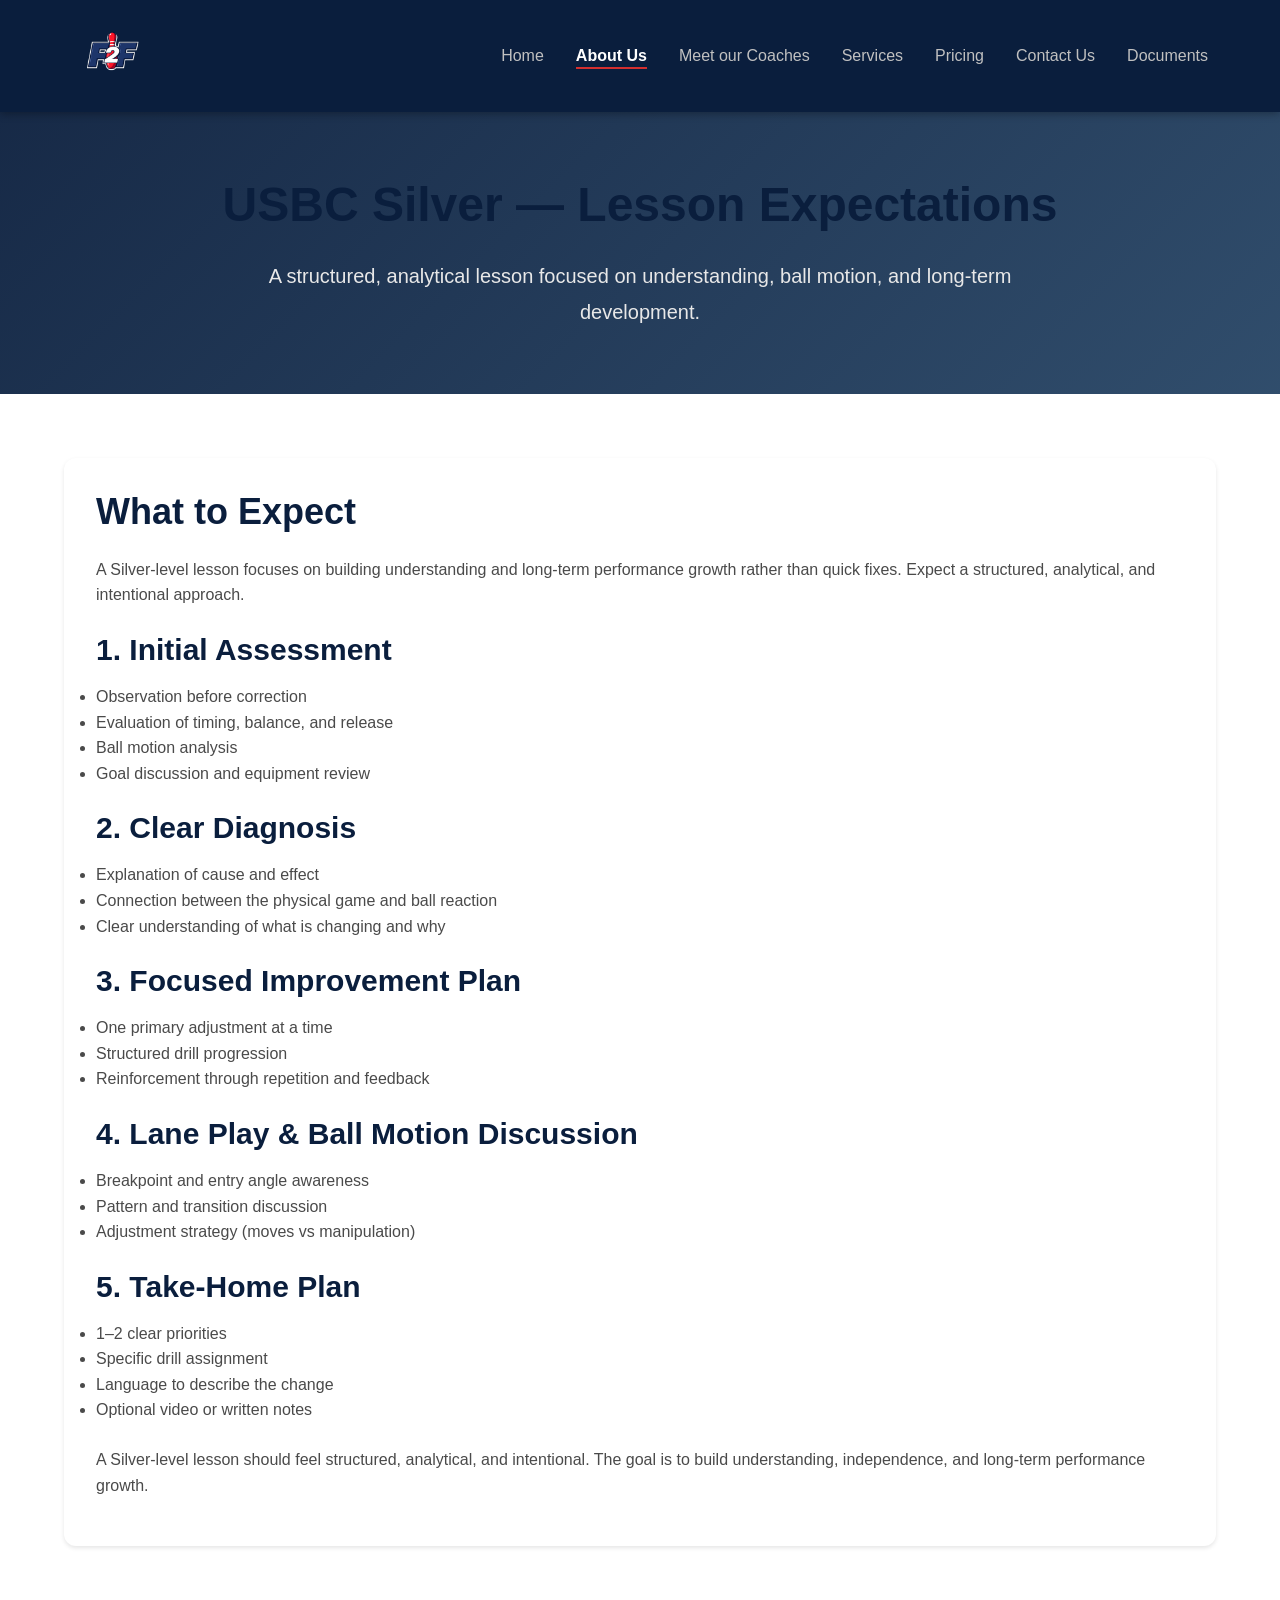
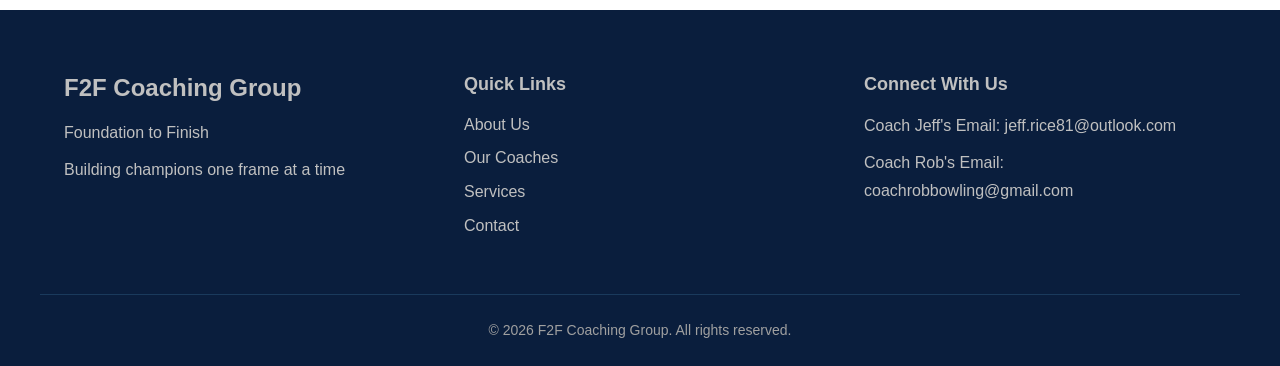
<file: pages/usbc-silver.html>
<!DOCTYPE html>
<html lang="en">

<head>
    <meta charset="utf-8">
    <meta name="viewport" content="width=device-width, initial-scale=1">
    <title>USBC Silver - Lesson Expectations</title>
    <link rel="stylesheet" href="/assets/css/styles.css">
    <meta name="description" content="What to expect from a USBC Silver-level lesson: structured, analytical coaching focused on understanding and long-term development.">
</head>

<body>
    <div id="navbar-placeholder"></div>

    <section class="page-hero">
        <div class="container text-center">
            <h1 class="mb-md">USBC Silver — Lesson Expectations</h1>
            <p class="hero-description">A structured, analytical lesson focused on understanding, ball motion, and long-term development.</p>
        </div>
    </section>

    <section>
        <div class="container">
            <div class="card">
                <h2 class="text-navy mb-md">What to Expect</h2>

                <p>A Silver-level lesson focuses on building understanding and long-term performance growth rather than quick fixes. Expect a structured, analytical, and intentional approach.</p>

                <h3 class="mt-md mb-sm">1. Initial Assessment</h3>
                <ul>
                    <li>Observation before correction</li>
                    <li>Evaluation of timing, balance, and release</li>
                    <li>Ball motion analysis</li>
                    <li>Goal discussion and equipment review</li>
                </ul>

                <h3 class="mt-md mb-sm">2. Clear Diagnosis</h3>
                <ul>
                    <li>Explanation of cause and effect</li>
                    <li>Connection between the physical game and ball reaction</li>
                    <li>Clear understanding of what is changing and why</li>
                </ul>

                <h3 class="mt-md mb-sm">3. Focused Improvement Plan</h3>
                <ul>
                    <li>One primary adjustment at a time</li>
                    <li>Structured drill progression</li>
                    <li>Reinforcement through repetition and feedback</li>
                </ul>

                <h3 class="mt-md mb-sm">4. Lane Play &amp; Ball Motion Discussion</h3>
                <ul>
                    <li>Breakpoint and entry angle awareness</li>
                    <li>Pattern and transition discussion</li>
                    <li>Adjustment strategy (moves vs manipulation)</li>
                </ul>

                <h3 class="mt-md mb-sm">5. Take-Home Plan</h3>
                <ul>
                    <li>1–2 clear priorities</li>
                    <li>Specific drill assignment</li>
                    <li>Language to describe the change</li>
                    <li>Optional video or written notes</li>
                </ul>

                <p class="mt-md">A Silver-level lesson should feel structured, analytical, and intentional. The goal is to build understanding, independence, and long-term performance growth.</p>
            </div>
        </div>
    </section>

    <div id="footer-placeholder"></div>

    <script src="/assets/js/loadComponents.js"></script>
</body>

</html>
</file>
<file: assets/css/styles.css>
:root {
    /* Color Palette */
    --navy-deep: #0a1e3d;
    --navy-medium: #1a3a5c;
    --navy-light: #2d4a6f;

    --silver: #c0c0c0;
    --silver-light: #e8e8e8;
    --silver-dark: #a0a0a0;

    --red-primary: #d32f2f;
    --red-dark: #b71c1c;
    --red-light: #ef5350;

    --white: #fff;
    --black: #0f0f0f;
    --gray-text: #4a4a4a;

    /* Typography */
    --font-primary: 'Segoe UI', Tahoma, Geneva, Verdana, sans-serif;
    --font-heading: 'Arial Black', 'Arial Bold', sans-serif;

    /* Font Sizes */
    --text-xs: 0.75rem;
    --text-sm: 0.875rem;
    --text-base: 1rem;
    --text-lg: 1.125rem;
    --text-xl: 1.25rem;
    --text-2xl: 1.5rem;
    --text-3xl: 1.875rem;
    --text-4xl: 2.25rem;
    --text-5xl: 3rem;

    /* Spacing */
    --spacing-xs: 0.5rem;
    --spacing-sm: 1rem;
    --spacing-md: 1.5rem;
    --spacing-lg: 2rem;
    --spacing-xl: 3rem;
    --spacing-2xl: 4rem;

    /* Layout */
    --container-max: 1200px;
    --container-wide: 1400px;
    --border-radius: 8px;
    --border-radius-lg: 12px;

    /* Shadows */
    --shadow-sm: 0 2px 4px rgba(0, 0, 0, 0.1);
    --shadow-md: 0 4px 8px rgba(0, 0, 0, 0.15);
    --shadow-lg: 0 8px 16px rgba(0, 0, 0, 0.2);

    /* Transitions */
    --transition-fast: 0.2s ease;
    --transition-normal: 0.3s ease;
    --transition-slow: 0.5s ease;
}

/* =================================================================
   RESET & BASE STYLES
   ================================================================ */

* {
    margin: 0;
    padding: 0;
    box-sizing: border-box;
}

html {
    scroll-behavior: smooth;
    font-size: 16px;
}

body {
    font-family: var(--font-primary);
    color: var(--gray-text);
    line-height: 1.6;
    background-color: var(--white);
    overflow-x: hidden;
}

/* =================================================================
   TYPOGRAPHY
   ================================================================ */

h1, h2, h3, h4, h5, h6 {
    font-family: var(--font-heading);
    color: var(--navy-deep);
    line-height: 1.2;
    margin-bottom: var(--spacing-sm);
}

h1 {
    font-size: var(--text-5xl);
    font-weight: 900;
}

h2 {
    font-size: var(--text-4xl);
    font-weight: 800;
}

h3 {
    font-size: var(--text-3xl);
    font-weight: 700;
}

h4 {
    font-size: var(--text-2xl);
    font-weight: 600;
}

h5 {
    font-size: var(--text-xl);
    font-weight: 600;
}

h6 {
    font-size: var(--text-lg);
    font-weight: 600;
}

p {
    margin-bottom: var(--spacing-sm);
    font-size: var(--text-base);
}

a {
    color: var(--red-primary);
    text-decoration: none;
    transition: color var(--transition-fast);
}

a:hover {
    color: var(--red-dark);
}

/* =================================================================
   LAYOUT UTILITIES
   ================================================================ */

.container {
    max-width: var(--container-max);
    margin: 0 auto;
    padding: 0 var(--spacing-md);
}

.container-wide {
    max-width: var(--container-wide);
    margin: 0 auto;
    padding: 0 var(--spacing-md);
}

section {
    padding: var(--spacing-2xl) 0;
}

/* =================================================================
   BUTTONS
   ================================================================ */

.btn {
    display: inline-block;
    padding: var(--spacing-sm) var(--spacing-lg);
    border: none;
    border-radius: var(--border-radius);
    font-size: var(--text-base);
    font-weight: 600;
    text-align: center;
    cursor: pointer;
    transition: all var(--transition-normal);
    text-decoration: none;
}

.btn-primary {
    background-color: var(--red-primary);
    color: var(--white);
}

.btn-primary:hover {
    background-color: var(--red-dark);
    color: var(--navy-deep);
    transform: translateY(-2px);
    box-shadow: var(--shadow-md);
}

.btn-secondary {
    background-color: var(--navy-deep);
    color: var(--white);
}

.btn-secondary:hover {
    background-color: var(--navy-medium);
    transform: translateY(-2px);
    box-shadow: var(--shadow-md);
}

.btn-outline {
    background-color: transparent;
    border: 2px solid var(--navy-deep);
    color: var(--navy-deep);
}

.btn-outline:hover {
    background-color: var(--navy-deep);
    color: var(--white);
}

/* =================================================================
   CARDS
   ================================================================ */

.card {
    background-color: var(--white);
    border-radius: var(--border-radius-lg);
    padding: var(--spacing-lg);
    box-shadow: var(--shadow-sm);
    transition: all var(--transition-normal);
}

.card:hover {
    box-shadow: var(--shadow-lg);
    transform: translateY(-4px);
}

/* Documents list styling */
.documents-list {
    list-style: none;
    padding: 0;
    margin: 0;
}

.documents-list li {
    border: 1px solid var(--silver);
    border-radius: var(--border-radius);
    padding: var(--spacing-md);
    margin-bottom: var(--spacing-md);
    background-color: var(--white);
    box-shadow: var(--shadow-sm);
}

.documents-list li strong {
    display: block;
    margin-bottom: var(--spacing-sm);
    color: var(--navy-deep);
}

.documents-list li .document-embed {
    margin-top: var(--spacing-sm);
    border-radius: var(--border-radius);
    overflow: hidden;
    border: 1px solid var(--silver-light);
}

.documents-list li .document-embed iframe {
    border: 0;
    width: 100%;
    display: block;
}

/* =================================================================
   UTILITY CLASSES
   ================================================================ */

.text-center {
    text-align: center;
}

.text-navy {
    color: var(--navy-deep);
}

.text-red {
    color: var(--red-primary);
}

.text-silver {
    color: var(--silver-dark);
}

.bg-navy {
    background-color: var(--navy-deep);
}

.bg-silver {
    background-color: var(--silver-light);
}

.mb-sm { margin-bottom: var(--spacing-sm); }
.mb-md { margin-bottom: var(--spacing-md); }
.mb-lg { margin-bottom: var(--spacing-lg); }
.mb-xl { margin-bottom: var(--spacing-xl); }

.mt-sm { margin-top: var(--spacing-sm); }
.mt-md { margin-top: var(--spacing-md); }
.mt-lg { margin-top: var(--spacing-lg); }
.mt-xl { margin-top: var(--spacing-xl); }

/* =================================================================
   NAVBAR
   ================================================================ */

.main-nav {
    background-color: var(--navy-deep);
    padding: 1rem 0;
    box-shadow: 0 2px 8px rgba(0, 0, 0, 0.3);
    position: sticky;
    top: 0;
    z-index: 1000;
}

.nav-container {
    max-width: 1200px;
    margin: 0 auto;
    padding: 0 2rem;
    display: flex;
    justify-content: space-between;
    align-items: center;
}

.logo {
    display: flex;
    align-items: center;
    transition: transform 0.3s ease;
}

.logo:hover {
    transform: scale(1.05);
}

.logo-img {
    height: 80px;
    width: auto;
}

.nav-links {
    list-style: none;
    display: flex;
    gap: 2rem;
    align-items: center;
}

.nav-links a {
    color: var(--silver);
    text-decoration: none;
    font-size: 1rem;
    font-weight: 500;
    transition: color 0.3s ease;
    position: relative;
}

.nav-links a:hover {
    color: var(--red-primary);
}

.nav-links a.active {
    color: var(--white);
    font-weight: 600;
}

.nav-links a::after {
    content: '';
    position: absolute;
    bottom: -5px;
    left: 0;
    width: 0;
    height: 2px;
    background-color: var(--red-primary);
    transition: width 0.3s ease;
}

.nav-links a:hover::after,
.nav-links a.active::after {
    width: 100%;
}

/* Dropdown for nav */
.nav-links .has-dropdown {
    position: relative;
}

.nav-links .dropdown {
    position: absolute;
    top: calc(100% + 0.5rem);
    left: 0;
    min-width: 200px;
    background: var(--white);
    border-radius: 6px;
    box-shadow: 0 6px 18px rgba(10, 30, 61, 0.15);
    list-style: none;
    padding: 0.5rem 0;
    display: none;
    z-index: 1200;
    /* Add invisible area above dropdown to prevent hover from breaking */
    margin-top: -0.5rem;
    padding-top: 0.5rem;
}

.nav-links .dropdown li a {
    display: block;
    padding: 0.5rem 1rem;
    color: var(--navy-deep);
    font-weight: 600;
}

.nav-links .dropdown li a:hover {
    background: var(--silver-light);
}

.nav-links .has-dropdown:hover .dropdown,
.nav-links .has-dropdown:focus-within .dropdown {
    display: block;
}

/* Small screen: make dropdown static in flow */
@media (max-width: 800px) {
    .nav-links {
        flex-direction: column;
        gap: 0.5rem;
    }

    .nav-links .dropdown {
        position: static;
        box-shadow: none;
        padding-left: 1rem;
        display: block;
    }

    .nav-links .dropdown li a { padding-left: 1rem; }
}

/* =================================================================
   HERO SECTION
   ================================================================ */

.hero {
    position: relative;
    min-height: 90vh;
    display: flex;
    align-items: center;
    justify-content: center;
    background-image: url("../img/bowling-8174831_1280.jpg");
    background-size: cover;
    background-position: center;
    background-attachment: fixed;
    color: var(--white);
    text-align: center;
}

.hero-overlay {
    position: absolute;
    top: 0;
    left: 0;
    right: 0;
    bottom: 0;
    background: linear-gradient(
        135deg,
        rgba(10, 30, 61, 0.85) 0%,
        rgba(26, 58, 92, 0.75) 50%,
        rgba(211, 47, 47, 0.3) 100%
    );
    z-index: 1;
}

.hero-content {
    position: relative;
    z-index: 2;
    max-width: 800px;
    padding: 0 var(--spacing-md);
    animation: fadeInUp 1s ease-out;
}

.hero-logo {
    max-width: 400px;
    width: 100%;
    height: auto;
    margin-bottom: var(--spacing-xl);
    filter: drop-shadow(2px 4px 8px rgba(0, 0, 0, 0.6));
}

.hero-description {
    font-size: clamp(1rem, 2vw, 1.25rem);
    color: var(--silver-light);
    margin-bottom: var(--spacing-xl);
    line-height: 1.8;
    max-width: 600px;
    margin-left: auto;
    margin-right: auto;
}

/* =================================================================
   TESTIMONIALS
   ================================================================ */

.page-hero {
    padding: 4rem 0;
    background: linear-gradient(135deg, rgba(10,30,61,0.95), rgba(26,58,92,0.9));
    color: var(--white);
    text-align: center;
}

.page-hero .hero-description {
    color: var(--silver-light);
    max-width: 820px;
    margin: 0 auto;
}

.testimonials-grid {
    display: grid;
    grid-template-columns: repeat(auto-fit, minmax(280px, 1fr));
    gap: 1.5rem;
    align-items: stretch;
}

.testimonial-quote {
    font-size: 1rem;
    color: var(--gray-text);
    line-height: 1.6;
}

.testimonial-author {
    margin-top: 1rem;
    font-weight: 700;
    color: var(--navy-deep);
}

.testimonial-role {
    font-size: 0.9rem;
    color: var(--silver-dark);
}

@media (max-width: 480px) {
    .page-hero { padding: 3rem 0; }
    .hero-description { font-size: 0.95rem; }
}

.hero-cta {
    font-size: var(--text-lg);
    padding: var(--spacing-md) var(--spacing-xl);
    box-shadow: var(--shadow-lg);
}

.hero-cta:hover {
    transform: translateY(-3px) scale(1.05);
}

@keyframes fadeInUp {
    from {
        opacity: 0;
        transform: translateY(30px);
    }
    to {
        opacity: 1;
        transform: translateY(0);
    }
}

/* =================================================================
   PAGE HEADER (Shared across pages)
   ================================================================ */

.page-header {
    background: linear-gradient(135deg, var(--navy-deep) 0%, var(--navy-medium) 100%);
    color: var(--white);
    padding: var(--spacing-2xl) 0;
    text-align: center;
}

.page-header h1 {
    color: var(--white);
    font-size: var(--text-4xl);
    margin-bottom: var(--spacing-md);
}

.page-subtitle {
    font-size: var(--text-lg);
    color: var(--silver-light);
    max-width: 800px;
    margin: 0 auto;
    line-height: 1.8;
}

/* =================================================================
   CTA SECTION (Shared across pages)
   ================================================================ */

.cta-section {
    padding: var(--spacing-2xl) 0;
}

.cta-section h2 {
    color: var(--navy-deep);
    margin-bottom: var(--spacing-sm);
}

.cta-section p {
    font-size: var(--text-lg);
    color: var(--gray-text);
    margin-bottom: var(--spacing-lg);
}

/* =================================================================
   COACHES PAGE
   ================================================================ */

.coaches-section {
    padding: var(--spacing-2xl) 0;
    background-color: var(--silver-light);
}

.coaches-grid {
    display: grid;
    grid-template-columns: repeat(2, 1fr);
    gap: var(--spacing-2xl);
    margin-top: var(--spacing-xl);
}

.coach-card {
    background-color: var(--white);
    border-radius: var(--border-radius-lg);
    overflow: hidden;
    box-shadow: var(--shadow-md);
    transition: all var(--transition-normal);
    display: flex;
    flex-direction: column;
}

.coach-card:hover {
    box-shadow: var(--shadow-lg);
    transform: translateY(-5px);
}

.coach-image-wrapper {
    /* Circular avatar: fixed square centered at top of card */
    width: 200px;
    height: 200px;
    background-color: var(--silver-light);
    display: block;
    /* add space above the avatar and reduce the space below so names sit closer */
    margin: var(--spacing-md) auto var(--spacing-sm);
    border-radius: 50%;
    overflow: hidden;
    box-shadow: 0 4px 12px rgba(10,30,61,0.08);
}

.coach-image {
    width: 100%;
    height: 100%;
    object-fit: cover;
    object-position: center center;
    background-color: var(--silver-light);
    display: block;
    border-radius: 50%;
    transition: transform 0.4s var(--transition-normal);
}

.coach-card:hover .coach-image {
    transform: scale(1.04);
}

.coach-info {
    padding: var(--spacing-md);
    flex: 1;
    display: flex;
    flex-direction: column;
}

.coach-name {
    color: var(--navy-deep);
    font-size: var(--text-3xl);
    margin-bottom: var(--spacing-xs);
}

.coach-title {
    color: var(--red-primary);
    font-size: var(--text-lg);
    font-weight: 600;
    margin-bottom: var(--spacing-md);
}

.coach-highlights {
    background-color: var(--silver-light);
    padding: var(--spacing-md);
    border-radius: var(--border-radius);
    margin-bottom: var(--spacing-md);
}

.highlight-item {
    display: flex;
    align-items: center;
    gap: var(--spacing-sm);
    margin-bottom: var(--spacing-xs);
    font-size: var(--text-sm);
    color: var(--gray-text);
}

.highlight-item:last-child {
    margin-bottom: 0;
}

.highlight-icon {
    font-size: var(--text-lg);
}

.coach-specialties {
    margin-bottom: var(--spacing-lg);
}

.coach-specialties h4 {
    font-size: var(--text-lg);
    color: var(--navy-deep);
    margin-bottom: var(--spacing-sm);
}

.coach-specialties ul {
    list-style: none;
    padding: 0;
}

.coach-specialties li {
    padding: var(--spacing-xs) 0;
    color: var(--gray-text);
    position: relative;
    padding-left: var(--spacing-md);
}

.coach-specialties li::before {
    content: '✓';
    position: absolute;
    left: 0;
    color: var(--red-primary);
    font-weight: bold;
}

.coach-info .btn {
    margin-top: auto;
    align-self: flex-start;
}

/* =================================================================
   FOOTER
   ================================================================ */

.main-footer {
    background-color: var(--navy-deep);
    color: var(--silver-light);
    padding: var(--spacing-2xl) 0 var(--spacing-md);
}

.footer-container {
    max-width: 1200px;
    margin: 0 auto;
    padding: 0 var(--spacing-md);
    display: grid;
    grid-template-columns: repeat(auto-fit, minmax(250px, 1fr));
    gap: var(--spacing-xl);
    margin-bottom: var(--spacing-xl);
}

.footer-section h3 {
    color: var(--silver);
    font-size: var(--text-2xl);
    margin-bottom: var(--spacing-sm);
}

.footer-section h4 {
    color: var(--silver);
    font-size: var(--text-lg);
    margin-bottom: var(--spacing-sm);
    font-weight: 600;
}

.footer-section p {
    color: var(--silver);
    margin-bottom: var(--spacing-xs);
    line-height: 1.8;
}

.footer-section ul {
    list-style: none;
    padding: 0;
}

.footer-section ul li {
    margin-bottom: var(--spacing-xs);
}

.footer-section ul li a {
    color: var(--silver);
    text-decoration: none;
    transition: color 0.3s ease;
    display: inline-block;
    position: relative;
}

.footer-section ul li a:hover {
    color: var(--red-primary);
}

.footer-section ul li a::after {
    content: '';
    position: absolute;
    bottom: -2px;
    left: 0;
    width: 0;
    height: 2px;
    background-color: var(--red-primary);
    transition: width 0.3s ease;
}

.footer-section ul li a:hover::after {
    width: 100%;
}

.footer-bottom {
    border-top: 1px solid var(--navy-medium);
    padding-top: var(--spacing-md);
    text-align: center;
    max-width: 1200px;
    margin: 0 auto;
}

.footer-bottom p {
    color: var(--silver-dark);
    font-size: var(--text-sm);
    margin: 0;
}

/* =================================================================
   RESPONSIVE MEDIA QUERIES
   ================================================================ */

@media (max-width: 968px) {
    .coaches-grid {
        grid-template-columns: 1fr;
        gap: var(--spacing-xl);
    }

    .coach-image-wrapper {
        height: 250px;
    }
}

@media (max-width: 768px) {
    :root {
        --text-5xl: 2rem;
        --text-4xl: 1.75rem;
        --text-3xl: 1.5rem;
    }

    section {
        padding: var(--spacing-xl) 0;
    }

    /* Navbar */
    .nav-container {
        padding: 0 1rem;
    }

    .nav-links {
        gap: 1rem;
    }

    .nav-links a {
        font-size: 0.9rem;
    }

    /* Hero */
    .hero {
        min-height: 70vh;
        background-attachment: scroll;
    }

    .hero-content {
        padding: 0 var(--spacing-sm);
    }

    .hero-logo {
        max-width: 300px;
    }

    /* Page Headers */
    .page-header h1 {
        font-size: var(--text-3xl);
    }

    .page-subtitle {
        font-size: var(--text-base);
    }

    /* Coaches */
    .coach-name {
        font-size: var(--text-2xl);
    }

    /* Footer */
    .footer-container {
        grid-template-columns: 1fr;
        gap: var(--spacing-lg);
        text-align: center;
    }

    .main-footer {
        padding: var(--spacing-xl) 0 var(--spacing-sm);
    }
}

@media (max-width: 600px) {
    .nav-links {
        flex-direction: column;
        gap: 0.5rem;
    }

    .nav-container {
        flex-direction: column;
        gap: 1rem;
    }
}

@media (max-width: 480px) {
    html {
        font-size: 14px;
    }

    .container,
    .container-wide {
        padding: 0 var(--spacing-sm);
    }

    .hero-logo {
        max-width: 250px;
    }
}

/* =================================================================
   PRICING PAGE STYLES
   ================================================================ */

.pricing-section {
    background-color: var(--white);
    padding: var(--spacing-2xl) 0;
}

.pricing-intro {
    text-align: center;
    max-width: 900px;
    margin: 0 auto var(--spacing-2xl);
}

.pricing-intro h2 {
    color: var(--navy-deep);
    font-size: var(--text-4xl);
    margin-bottom: var(--spacing-lg);
}

/* Consultation Card */
.consultation-card {
    background: linear-gradient(135deg, var(--silver-light) 0%, var(--white) 100%);
    border: 2px solid var(--navy-light);
    border-radius: var(--border-radius-lg);
    padding: var(--spacing-xl);
    margin-bottom: var(--spacing-xl);
}

.consultation-card p {
    font-size: var(--text-base);
    color: var(--gray-text);
    margin-bottom: var(--spacing-md);
}

.consultation-policy {
    background-color: var(--white);
    padding: var(--spacing-lg);
    border-radius: var(--border-radius);
    margin-bottom: var(--spacing-lg);
    border-left: 4px solid var(--red-primary);
}

.consultation-policy h4 {
    color: var(--navy-deep);
    font-size: var(--text-lg);
    margin-bottom: var(--spacing-sm);
}

.consultation-policy p {
    font-size: var(--text-sm);
    color: var(--gray-text);
    margin-bottom: 0;
    line-height: 1.7;
}

.consultation-card .btn {
    display: inline-block;
}

/* Lessons Section */
.lessons-section {
    margin-bottom: var(--spacing-2xl);
}

.lessons-section h2 {
    color: var(--navy-deep);
    font-size: var(--text-4xl);
    text-align: center;
    margin-bottom: var(--spacing-xl);
}

/* Pricing Grid */
.pricing-grid {
    display: grid;
    grid-template-columns: repeat(auto-fit, minmax(320px, 1fr));
    gap: var(--spacing-2xl);
    margin-bottom: var(--spacing-2xl);
    align-items: stretch;
}

.pricing-card {
    background-color: var(--white);
    border: 2px solid var(--silver-light);
    border-radius: var(--border-radius-lg);
    padding: var(--spacing-lg);
    display: flex;
    flex-direction: column;
    transition: all var(--transition-normal);
    position: relative;
    box-shadow: var(--shadow-sm);
}

.pricing-card:hover {
    box-shadow: var(--shadow-lg);
    transform: translateY(-8px);
    border-color: var(--red-primary);
}

.pricing-card.featured {
    border-color: var(--red-primary);
    border-width: 3px;
    box-shadow: 0 10px 30px rgba(211, 47, 47, 0.2);
}

.pricing-card.featured:hover {
    transform: translateY(-8px);
}

.featured-badge {
    position: absolute;
    top: -12px;
    left: 20px;
    background-color: var(--red-primary);
    color: var(--white);
    padding: var(--spacing-xs) var(--spacing-md);
    border-radius: 20px;
    font-size: var(--text-sm);
    font-weight: 700;
    text-transform: uppercase;
    letter-spacing: 1px;
}

.pricing-header {
    margin-bottom: var(--spacing-lg);
}

.pricing-title {
    color: var(--navy-deep);
    font-size: var(--text-3xl);
    margin: 0;
    margin-bottom: var(--spacing-xs);
}

.pricing-subtitle {
    color: var(--gray-text);
    font-size: var(--text-sm);
    margin: 0;
}

.pricing-body {
    flex: 1;
    margin-bottom: var(--spacing-lg);
}

.pricing-cost {
    display: flex;
    align-items: baseline;
    gap: var(--spacing-xs);
    margin-bottom: var(--spacing-md);
}

.currency {
    font-size: var(--text-lg);
    color: var(--gray-text);
}

.amount {
    font-size: var(--text-5xl);
    color: var(--navy-deep);
    font-weight: 800;
    line-height: 1;
}

.period {
    font-size: var(--text-sm);
    color: var(--gray-text);
}

.pricing-note {
    font-size: var(--text-xs);
    color: var(--gray-text);
    margin: -var(--spacing-sm) 0 var(--spacing-md) 0;
    font-style: italic;
}

.pricing-description {
    color: var(--gray-text);
    font-size: var(--text-base);
    margin-bottom: var(--spacing-lg);
}

.pricing-features {
    list-style: none;
    padding: 0;
    margin: 0;
    display: flex;
    flex-direction: column;
    gap: var(--spacing-sm);
}

.feature-item {
    display: flex;
    align-items: flex-start;
    gap: var(--spacing-sm);
    color: var(--gray-text);
    font-size: var(--text-sm);
}

.feature-icon {
    color: var(--red-primary);
    font-weight: 800;
    flex-shrink: 0;
    margin-top: 2px;
}

.pricing-footer {
    display: flex;
    justify-content: center;
}

.pricing-footer .btn {
    width: 100%;
    text-align: center;
}

/* BYOL Section */
.byol-section {
    background-color: var(--silver-light);
    padding: var(--spacing-xl);
    border-radius: var(--border-radius-lg);
    margin-bottom: var(--spacing-2xl);
}

.byol-section h3 {
    color: var(--navy-deep);
    font-size: var(--text-2xl);
    text-align: center;
    margin-bottom: var(--spacing-md);
}

.byol-description {
    text-align: center;
    color: var(--gray-text);
    margin-bottom: var(--spacing-lg);
}

.byol-rates {
    display: grid;
    grid-template-columns: repeat(auto-fit, minmax(200px, 1fr));
    gap: var(--spacing-lg);
    margin-bottom: var(--spacing-lg);
}

.byol-rate-card {
    background-color: var(--white);
    padding: var(--spacing-lg);
    border-radius: var(--border-radius);
    text-align: center;
    border: 2px solid var(--navy-light);
}

.byol-rate-card h4 {
    color: var(--navy-deep);
    font-size: var(--text-lg);
    margin-bottom: var(--spacing-md);
}

.rate-amount {
    font-size: var(--text-4xl);
    color: var(--red-primary);
    font-weight: 800;
    margin: 0;
}

.rate-period {
    font-size: var(--text-base);
    color: var(--gray-text);
    margin-left: var(--spacing-xs);
}

.byol-note {
    text-align: center;
    color: var(--gray-text);
    font-size: var(--text-sm);
    margin: 0;
}

/* Bundles Section */
.pricing-bundles {
    margin-bottom: var(--spacing-2xl);
    padding: var(--spacing-xl) 0;
    border-top: 2px solid var(--silver-light);
    border-bottom: 2px solid var(--silver-light);
}

.pricing-bundles h3 {
    text-align: center;
    color: var(--navy-deep);
    font-size: var(--text-3xl);
    margin-bottom: var(--spacing-md);
}

.bundles-description {
    text-align: center;
    color: var(--gray-text);
    font-size: var(--text-lg);
    margin-bottom: var(--spacing-md);
}

.bundles-note {
    text-align: center;
    background-color: var(--silver-light);
    padding: var(--spacing-md);
    border-radius: var(--border-radius);
    margin-bottom: var(--spacing-lg);
}

.bundles-note p {
    color: var(--gray-text);
    margin: 0;
}

.bundles-grid {
    display: grid;
    grid-template-columns: repeat(auto-fit, minmax(280px, 1fr));
    gap: var(--spacing-xl);
    margin-bottom: var(--spacing-lg);
}

.bundle-card {
    background-color: var(--silver-light);
    border-radius: var(--border-radius-lg);
    padding: var(--spacing-lg);
    border: 2px solid var(--navy-light);
    text-align: center;
    transition: all var(--transition-normal);
}

.bundle-card:hover {
    box-shadow: var(--shadow-md);
    transform: translateY(-4px);
    border-color: var(--red-primary);
}

.bundle-card h4 {
    color: var(--navy-deep);
    font-size: var(--text-2xl);
    margin-bottom: var(--spacing-sm);
}

.bundle-savings {
    background-color: var(--red-primary);
    color: var(--white);
    display: inline-block;
    padding: var(--spacing-xs) var(--spacing-md);
    border-radius: 20px;
    font-size: var(--text-sm);
    font-weight: 700;
    margin-bottom: var(--spacing-md);
}

.bundle-details {
    margin-bottom: var(--spacing-lg);
    color: var(--gray-text);
    text-align: left;
}

.bundle-details p {
    margin-bottom: var(--spacing-sm);
}

.bundle-details strong {
    color: var(--navy-deep);
}

.bundle-price {
    font-size: var(--text-2xl);
    color: var(--navy-deep);
    font-weight: 700;
    margin-top: var(--spacing-sm);
}

.original-price {
    font-size: var(--text-sm);
    color: var(--gray-text);
    text-decoration: line-through;
    margin-left: var(--spacing-xs);
}

.btn-sm {
    padding: var(--spacing-xs) var(--spacing-md);
    font-size: var(--text-sm);
}

.pricing-bundles .btn {
    display: block;
    width: fit-content;
    margin: 0 auto;
}

/* Pricing FAQ */
.pricing-faq {
    margin-top: var(--spacing-2xl);
    padding-top: var(--spacing-2xl);
    border-top: 2px solid var(--silver-light);
}

.pricing-faq h3 {
    text-align: center;
    color: var(--navy-deep);
    font-size: var(--text-3xl);
    margin-bottom: var(--spacing-xl);
}

.faq-grid {
    display: grid;
    grid-template-columns: repeat(auto-fit, minmax(300px, 1fr));
    gap: var(--spacing-lg);
}

.faq-item {
    background-color: var(--silver-light);
    padding: var(--spacing-lg);
    border-radius: var(--border-radius-lg);
    border-left: 4px solid var(--red-primary);
}

.faq-item h4 {
    color: var(--navy-deep);
    font-size: var(--text-lg);
    margin-bottom: var(--spacing-sm);
}

.faq-item p {
    color: var(--gray-text);
    font-size: var(--text-base);
    margin-bottom: 0;
}

.faq-item a {
    color: var(--red-primary);
    font-weight: 600;
}

/* Pricing CTA */
.pricing-cta {
    margin-top: var(--spacing-2xl);
    padding: var(--spacing-2xl);
    background: linear-gradient(135deg, var(--navy-deep) 0%, var(--navy-medium) 100%);
    border-radius: var(--border-radius-lg);
    text-align: center;
    color: var(--white);
}

.pricing-cta h3 {
    color: var(--white);
    font-size: var(--text-3xl);
    margin-bottom: var(--spacing-md);
}

.pricing-cta p {
    color: var(--silver-light);
    font-size: var(--text-lg);
    margin-bottom: var(--spacing-lg);
}

/* Responsive Media Queries for Pricing */
@media (max-width: 768px) {
    .pricing-grid {
        grid-template-columns: 1fr;
    }

    .pricing-card.featured {
        transform: scale(1);
    }

    .pricing-card.featured:hover {
        transform: translateY(-8px);
    }

    .pricing-intro h2 {
        font-size: var(--text-3xl);
    }

    .lessons-section h2 {
        font-size: var(--text-3xl);
    }

    .pricing-faq h3,
    .pricing-bundles h3 {
        font-size: var(--text-2xl);
    }

    .amount {
        font-size: var(--text-4xl);
    }

    .faq-grid {
        grid-template-columns: 1fr;
    }

    .bundles-grid {
        grid-template-columns: 1fr;
    }

    .byol-rates {
        grid-template-columns: 1fr;
    }
}

@media (max-width: 480px) {
    .pricing-card {
        padding: var(--spacing-md);
    }

    .pricing-title {
        font-size: var(--text-2xl);
    }

    .amount {
        font-size: var(--text-3xl);
    }

    .pricing-cost {
        gap: 2px;
    }

    .pricing-features {
        gap: var(--spacing-xs);
    }

    .feature-item {
        gap: var(--spacing-xs);
        font-size: var(--text-xs);
    }

    .consultation-card {
        padding: var(--spacing-md);
    }

    .consultation-policy {
        padding: var(--spacing-md);
    }

    .pricing-cta {
        padding: var(--spacing-lg);
    }

    .pricing-cta h3 {
        font-size: var(--text-2xl);
    }

    .byol-section {
        padding: var(--spacing-md);
    }
}

/* =================================================================
   ABOUT PAGE STYLES
   ================================================================ */

/* Mission Section */
.about-mission {
    background-color: var(--silver-light);
    padding: var(--spacing-2xl) 0;
}

.mission-grid {
    display: grid;
    grid-template-columns: repeat(auto-fit, minmax(300px, 1fr));
    gap: var(--spacing-xl);
}

.mission-card {
    background-color: var(--white);
    padding: var(--spacing-xl);
    border-radius: var(--border-radius-lg);
    text-align: center;
    box-shadow: var(--shadow-sm);
    transition: all var(--transition-normal);
}

.mission-card:hover {
    box-shadow: var(--shadow-md);
    transform: translateY(-4px);
}

.mission-icon {
    font-size: 3rem;
    margin-bottom: var(--spacing-md);
    display: block;
}

.mission-card h3 {
    color: var(--navy-deep);
    font-size: var(--text-2xl);
    margin-bottom: var(--spacing-md);
}

.mission-card p {
    color: var(--gray-text);
    font-size: var(--text-base);
    line-height: 1.7;
    margin-bottom: 0;
}

/* Why Choose Us Section */
.about-why {
    padding: var(--spacing-2xl) 0;
}

.about-why h2 {
    color: var(--navy-deep);
    font-size: var(--text-4xl);
    text-align: center;
    margin-bottom: var(--spacing-xl);
}

.why-grid {
    display: grid;
    grid-template-columns: repeat(auto-fit, minmax(280px, 1fr));
    gap: var(--spacing-lg);
}

.why-item {
    background-color: var(--silver-light);
    padding: var(--spacing-lg);
    border-radius: var(--border-radius-lg);
    border-left: 4px solid var(--red-primary);
}

.why-icon {
    color: var(--red-primary);
    font-size: var(--text-2xl);
    font-weight: 800;
    display: block;
    margin-bottom: var(--spacing-sm);
}

.why-item h4 {
    color: var(--navy-deep);
    font-size: var(--text-lg);
    margin-bottom: var(--spacing-sm);
}

.why-item p {
    color: var(--gray-text);
    font-size: var(--text-sm);
    line-height: 1.6;
    margin-bottom: 0;
}

/* About Coaches Section */
.about-coaches {
    background-color: var(--silver-light);
    padding: var(--spacing-2xl) 0;
}

.about-coaches h2 {
    color: var(--navy-deep);
    font-size: var(--text-4xl);
    text-align: center;
    margin-bottom: var(--spacing-md);
}

.section-intro {
    text-align: center;
    color: var(--gray-text);
    font-size: var(--text-lg);
    margin-bottom: var(--spacing-2xl);
}

.coaches-overview-grid {
    display: grid;
    grid-template-columns: repeat(auto-fit, minmax(400px, 1fr));
    gap: var(--spacing-2xl);
    margin-bottom: var(--spacing-xl);
}

.coach-overview-card {
    background-color: var(--white);
    border-radius: var(--border-radius-lg);
    overflow: hidden;
    box-shadow: var(--shadow-md);
    transition: all var(--transition-normal);
    display: flex;
    flex-direction: column;
}

.coach-overview-card:hover {
    box-shadow: var(--shadow-lg);
    transform: translateY(-4px);
}

.coach-overview-wrapper {
    display: flex;
    justify-content: center;
    padding: var(--spacing-lg) var(--spacing-lg) 0;
    background-color: var(--silver-light);
}

.coach-image-wrapper {
    width: 200px;
    height: 200px;
    background-color: var(--silver-light);
    display: flex;
    align-items: center;
    justify-content: center;
    margin: 0 auto;
    border-radius: 50%;
    overflow: hidden;
    box-shadow: 0 4px 12px rgba(10, 30, 61, 0.08);
}
.coach-overview-card:hover .coach-image {
    transform: scale(1.04);
}

.coach-overview-content {
    padding: var(--spacing-lg);
    flex: 1;
    display: flex;
    flex-direction: column;
}

.coach-overview-content h3 {
    color: var(--navy-deep);
    font-size: var(--text-2xl);
    margin-bottom: var(--spacing-xs);
}

.coach-role {
    color: var(--red-primary);
    font-size: var(--text-lg);
    font-weight: 600;
    margin-bottom: var(--spacing-md);
}

.coach-credentials {
    background-color: var(--silver-light);
    padding: var(--spacing-md);
    border-radius: var(--border-radius);
    margin-bottom: var(--spacing-md);
}

.coach-credentials p {
    font-size: var(--text-sm);
    color: var(--gray-text);
    margin-bottom: var(--spacing-xs);
    line-height: 1.5;
}

.coach-credentials p:last-child {
    margin-bottom: 0;
}

.coach-summary {
    flex: 1;
    margin-bottom: var(--spacing-md);
}

.coach-summary p {
    font-size: var(--text-sm);
    color: var(--gray-text);
    line-height: 1.6;
    margin-bottom: var(--spacing-sm);
}

.coach-summary p:last-child {
    margin-bottom: 0;
}

.coach-specialties {
    font-size: var(--text-sm);
    color: var(--gray-text);
    line-height: 1.6;
    margin-bottom: 0;
    border-top: 1px solid var(--silver-light);
    padding-top: var(--spacing-md);
}

.coaches-cta {
    text-align: center;
}

.coaches-cta .btn {
    display: inline-block;
}

/* Community Section */
.about-community {
    padding: var(--spacing-2xl) 0;
}

.about-community h2 {
    color: var(--navy-deep);
    font-size: var(--text-4xl);
    text-align: center;
    margin-bottom: var(--spacing-md);
}

.community-grid {
    display: grid;
    grid-template-columns: repeat(auto-fit, minmax(300px, 1fr));
    gap: var(--spacing-xl);
}

.community-item {
    background-color: var(--white);
    padding: var(--spacing-lg);
    border-radius: var(--border-radius-lg);
    border: 2px solid var(--navy-light);
    transition: all var(--transition-normal);
}

.community-item:hover {
    border-color: var(--red-primary);
    box-shadow: var(--shadow-md);
}

.community-item h4 {
    color: var(--navy-deep);
    font-size: var(--text-lg);
    margin-bottom: var(--spacing-sm);
}

.community-item p {
    color: var(--gray-text);
    font-size: var(--text-sm);
    line-height: 1.6;
    margin-bottom: 0;
}

/* Values Section */
.about-values {
    background-color: var(--silver-light);
    padding: var(--spacing-2xl) 0;
}

.about-values h2 {
    color: var(--navy-deep);
    font-size: var(--text-4xl);
    text-align: center;
    margin-bottom: var(--spacing-xl);
}

.values-grid {
    display: grid;
    grid-template-columns: repeat(auto-fit, minmax(280px, 1fr));
    gap: var(--spacing-lg);
}

.value-card {
    background: linear-gradient(135deg, var(--white) 0%, var(--silver-light) 100%);
    padding: var(--spacing-lg);
    border-radius: var(--border-radius-lg);
    border: 2px solid var(--navy-light);
    text-align: center;
    transition: all var(--transition-normal);
}

.value-card:hover {
    border-color: var(--red-primary);
    box-shadow: var(--shadow-md);
    transform: translateY(-4px);
}

.value-number {
    display: inline-block;
    width: 50px;
    height: 50px;
    background-color: var(--red-primary);
    color: var(--white);
    font-size: var(--text-2xl);
    font-weight: 800;
    border-radius: 50%;
    line-height: 50px;
    margin-bottom: var(--spacing-md);
}

.value-card h4 {
    color: var(--navy-deep);
    font-size: var(--text-lg);
    margin-bottom: var(--spacing-sm);
}

.value-card p {
    color: var(--gray-text);
    font-size: var(--text-sm);
    line-height: 1.6;
    margin-bottom: 0;
}

/* About CTA Section */
.about-cta {
    background: linear-gradient(135deg, var(--navy-deep) 0%, var(--navy-medium) 100%);
    color: var(--white);
    padding: var(--spacing-2xl) 0;
    text-align: center;
}

.about-cta h2 {
    color: var(--white);
    font-size: var(--text-4xl);
    margin-bottom: var(--spacing-md);
}

.about-cta p {
    color: var(--silver-light);
    font-size: var(--text-lg);
    margin-bottom: var(--spacing-xl);
}

.about-cta-buttons {
    display: flex;
    gap: var(--spacing-lg);
    justify-content: center;
    flex-wrap: wrap;
}

.about-cta-buttons .btn {
    display: inline-block;
}

/* Responsive About Page */
@media (max-width: 768px) {
    .about-why h2,
    .about-coaches h2,
    .about-community h2,
    .about-values h2,
    .about-cta h2 {
        font-size: var(--text-3xl);
    }

    .coaches-overview-grid {
        grid-template-columns: 1fr;
    }

    .mission-grid {
        grid-template-columns: 1fr;
    }

    .why-grid {
        grid-template-columns: 1fr;
    }

    .community-grid {
        grid-template-columns: 1fr;
    }

    .values-grid {
        grid-template-columns: repeat(2, 1fr);
    }

    .about-cta-buttons {
        flex-direction: column;
        gap: var(--spacing-md);
    }

    .about-cta-buttons .btn {
        width: 100%;
        max-width: 300px;
        margin: 0 auto;
    }
}

@media (max-width: 480px) {
    .about-mission,
    .about-why,
    .about-coaches,
    .about-community,
    .about-values,
    .about-cta {
        padding: var(--spacing-xl) 0;
    }

    .mission-grid,
    .why-grid,
    .community-grid {
        gap: var(--spacing-md);
    }

    .mission-card,
    .why-item,
    .community-item,
    .value-card {
        padding: var(--spacing-md);
    }

    .values-grid {
        grid-template-columns: 1fr;
    }

    .about-cta-buttons {
        flex-direction: column;
    }
}

/* =================================================================
   SERVICES PAGE STYLES
   ================================================================ */

.services-section {
    padding: var(--spacing-2xl) 0;
}

.services-subsection {
    margin-bottom: var(--spacing-2xl);
}

.services-subsection h2 {
    margin-bottom: var(--spacing-lg);
    color: var(--navy-deep);
}

.service-card {
    background: var(--white);
    border: 1px solid var(--silver-light);
    border-radius: var(--border-radius-lg);
    padding: var(--spacing-lg);
    margin-bottom: var(--spacing-lg);
    box-shadow: var(--shadow-sm);
    transition: box-shadow var(--transition-normal);
}

.service-card:hover {
    box-shadow: var(--shadow-md);
}

.service-card h3 {
    color: var(--navy-deep);
    margin-bottom: var(--spacing-md);
    display: flex;
    align-items: center;
    gap: var(--spacing-sm);
}

.service-card h3::before {
    content: "✓";
    color: var(--red-primary);
    font-weight: bold;
    font-size: 1.5em;
}

.service-card p {
    color: var(--gray-text);
    line-height: 1.8;
    margin-bottom: var(--spacing-md);
}

.service-features {
    list-style: none;
    margin-left: 0;
}

.service-features li {
    padding-left: var(--spacing-lg);
    margin-bottom: var(--spacing-sm);
    position: relative;
    color: var(--gray-text);
}

.service-features li::before {
    content: "•";
    color: var(--red-primary);
    font-weight: bold;
    position: absolute;
    left: 0;
}

.process-grid {
    display: grid;
    grid-template-columns: repeat(auto-fit, minmax(250px, 1fr));
    gap: var(--spacing-lg);
    margin-top: var(--spacing-lg);
}

.process-step {
    background: linear-gradient(135deg, var(--navy-medium) 0%, var(--navy-deep) 100%);
    color: var(--white);
    padding: var(--spacing-lg);
    border-radius: var(--border-radius-lg);
    text-align: center;
}

.step-number {
    font-size: var(--text-3xl);
    font-weight: bold;
    color: var(--silver);
    margin-bottom: var(--spacing-md);
}

.process-step h4 {
    color: var(--white);
    margin-bottom: var(--spacing-md);
}

.process-step p {
    color: var(--silver-light);
    margin: 0;
}

.two-column-grid {
    display: grid;
    grid-template-columns: repeat(auto-fit, minmax(280px, 1fr));
    gap: var(--spacing-lg);
}

.coaching-type-card {
    background: var(--silver-light);
    padding: var(--spacing-lg);
    border-radius: var(--border-radius-lg);
    border-left: 5px solid var(--red-primary);
}

.coaching-type-card h4 {
    color: var(--navy-deep);
    margin-bottom: var(--spacing-sm);
}

.coaching-type-card p {
    color: var(--gray-text);
    font-size: var(--text-sm);
    margin-bottom: var(--spacing-md);
}

.perfect-for {
    background: var(--white);
    padding: var(--spacing-sm);
    border-radius: var(--border-radius);
    font-size: var(--text-sm);
    color: var(--navy-deep);
    font-style: italic;
}

.cta-box {
    background: linear-gradient(135deg, var(--red-primary) 0%, var(--red-dark) 100%);
    color: var(--white);
    padding: var(--spacing-2xl);
    border-radius: var(--border-radius-lg);
    text-align: center;
    margin-top: var(--spacing-2xl);
}

.cta-box h3 {
    color: var(--white);
    margin-bottom: var(--spacing-md);
}

.cta-box p {
    color: var(--white);
    margin-bottom: var(--spacing-lg);
    font-size: var(--text-lg);
}

/* =================================================================
   CONTACT PAGE STYLES
   ================================================================ */

.contact-section {
    padding: var(--spacing-2xl) 0;
}

.coach-selection {
    display: flex;
    gap: var(--spacing-md);
    margin-bottom: var(--spacing-2xl);
    justify-content: center;
    flex-wrap: wrap;
}

.coach-btn {
    padding: var(--spacing-md) var(--spacing-lg);
    border: 2px solid var(--navy-light);
    background: var(--white);
    color: var(--navy-deep);
    border-radius: var(--border-radius-lg);
    cursor: pointer;
    font-size: var(--text-lg);
    font-weight: 600;
    transition: all var(--transition-normal);
    min-width: 200px;
}

.coach-btn:hover {
    border-color: var(--red-primary);
    background: var(--red-light);
    color: var(--white);
}

.coach-btn.active {
    border-color: var(--red-primary);
    background: var(--red-primary);
    color: var(--white);
}

.coach-content {
    display: none;
    animation: fadeIn var(--transition-normal);
}

.coach-content.active {
    display: block;
}

@keyframes fadeIn {
    from {
        opacity: 0;
    }
    to {
        opacity: 1;
    }
}

.booking-options {
    display: grid;
    grid-template-columns: repeat(auto-fit, minmax(300px, 1fr));
    gap: var(--spacing-lg);
    margin-bottom: var(--spacing-2xl);
}

.booking-card {
    background: var(--silver-light);
    border-radius: var(--border-radius-lg);
    padding: var(--spacing-lg);
    border: 2px solid transparent;
    transition: all var(--transition-normal);
}

.booking-card:hover {
    border-color: var(--red-primary);
    box-shadow: var(--shadow-md);
    transform: translateY(-4px);
}

.booking-card h3 {
    color: var(--navy-deep);
    margin-bottom: var(--spacing-md);
    display: flex;
    align-items: center;
    gap: var(--spacing-sm);
}

.booking-card h3::before {
    content: "📅";
    font-size: 1.5em;
}

.booking-card.lesson h3::before {
    content: "🎳";
}

.booking-card h4 {
    color: var(--red-primary);
    font-size: var(--text-sm);
    text-transform: uppercase;
    letter-spacing: 1px;
    margin-bottom: var(--spacing-md);
}

.booking-card p {
    color: var(--gray-text);
    margin-bottom: var(--spacing-md);
    line-height: 1.6;
}

.booking-features {
    list-style: none;
    margin-bottom: var(--spacing-lg);
}

.booking-features li {
    padding-left: var(--spacing-lg);
    margin-bottom: var(--spacing-sm);
    position: relative;
    color: var(--gray-text);
    font-size: var(--text-sm);
}

.booking-features li::before {
    content: "✓";
    color: var(--red-primary);
    font-weight: bold;
    position: absolute;
    left: 0;
}

.note {
    background: var(--navy-light);
    color: var(--white);
    padding: var(--spacing-sm);
    border-radius: var(--border-radius);
    font-size: var(--text-sm);
    margin-top: var(--spacing-md);
    padding-left: var(--spacing-md);
}

.contact-form-section {
    background: var(--white);
    border: 1px solid var(--silver-light);
    border-radius: var(--border-radius-lg);
    padding: var(--spacing-2xl);
    margin-top: var(--spacing-2xl);
}

.contact-form-section h3 {
    color: var(--navy-deep);
    margin-bottom: var(--spacing-lg);
}

.form-group {
    margin-bottom: var(--spacing-lg);
}

.form-group label {
    display: block;
    margin-bottom: var(--spacing-sm);
    color: var(--navy-deep);
    font-weight: 600;
}

.form-group input,
.form-group textarea,
.form-group select {
    width: 100%;
    padding: var(--spacing-sm) var(--spacing-md);
    border: 1px solid var(--silver-dark);
    border-radius: var(--border-radius);
    font-family: var(--font-primary);
    font-size: var(--text-base);
    color: var(--gray-text);
}

.form-group textarea {
    resize: vertical;
    min-height: 120px;
}

.form-group input:focus,
.form-group textarea:focus,
.form-group select:focus {
    outline: none;
    border-color: var(--red-primary);
    box-shadow: 0 0 0 3px rgba(211, 47, 47, 0.1);
}

.coach-content .coach-info {
    background: var(--navy-light);
    color: var(--white);
    padding: var(--spacing-lg);
    border-radius: var(--border-radius-lg);
    margin-top: var(--spacing-lg);
}

.coach-content .coach-info h4 {
    color: var(--silver);
    margin-bottom: var(--spacing-sm);
}

.coach-content .coach-info p {
    color: var(--silver-light);
    margin-bottom: var(--spacing-sm);
    font-size: var(--text-sm);
}

.coach-content .coach-info a {
    color: var(--silver);
    text-decoration: none;
    font-weight: 600;
}

.coach-content .coach-info a:hover {
    color: var(--red-light);
}

.faq-section {
    margin-top: var(--spacing-2xl);
    padding-top: var(--spacing-2xl);
    border-top: 2px solid var(--silver-light);
}

.faq-grid {
    display: grid;
    grid-template-columns: repeat(auto-fit, minmax(280px, 1fr));
    gap: var(--spacing-lg);
}

.faq-item {
    background: var(--silver-light);
    padding: var(--spacing-lg);
    border-radius: var(--border-radius-lg);
    border-left: 4px solid var(--red-primary);
}

.faq-item h4 {
    color: var(--navy-deep);
    margin-bottom: var(--spacing-sm);
}

.faq-item p {
    color: var(--gray-text);
    margin: 0;
    font-size: var(--text-sm);
    line-height: 1.6;
}

/* =================================================================
   UTILITY HELPER CLASSES
   ================================================================ */

/* Text alignment utilities */
.text-center-section h2,
.section-heading-center {
    text-align: center;
}

/* Spacing utilities */
.heading-bottom-lg {
    margin-bottom: var(--spacing-xl);
}

.text-italic-md {
    font-style: italic;
    margin-top: var(--spacing-md);
}

/* Form select styling */
.form-group select {
    width: 100%;
    padding: var(--spacing-sm) var(--spacing-md);
    border: 1px solid var(--silver-dark);
    border-radius: var(--border-radius);
    font-family: var(--font-primary);
    font-size: var(--text-base);
    color: var(--gray-text);
}

/* Button variant for light background */
.btn-primary-inverted {
    background-color: var(--white);
    color: var(--red-primary);
}

.btn-primary-inverted:hover {
    background-color: var(--silver-light);
    color: var(--red-primary);
}

/* Link styling for emphasis */
.link-emphasis {
    color: var(--red-primary);
    font-weight: 600;
}

.link-emphasis:hover {
    color: var(--red-dark);
}
</file>
